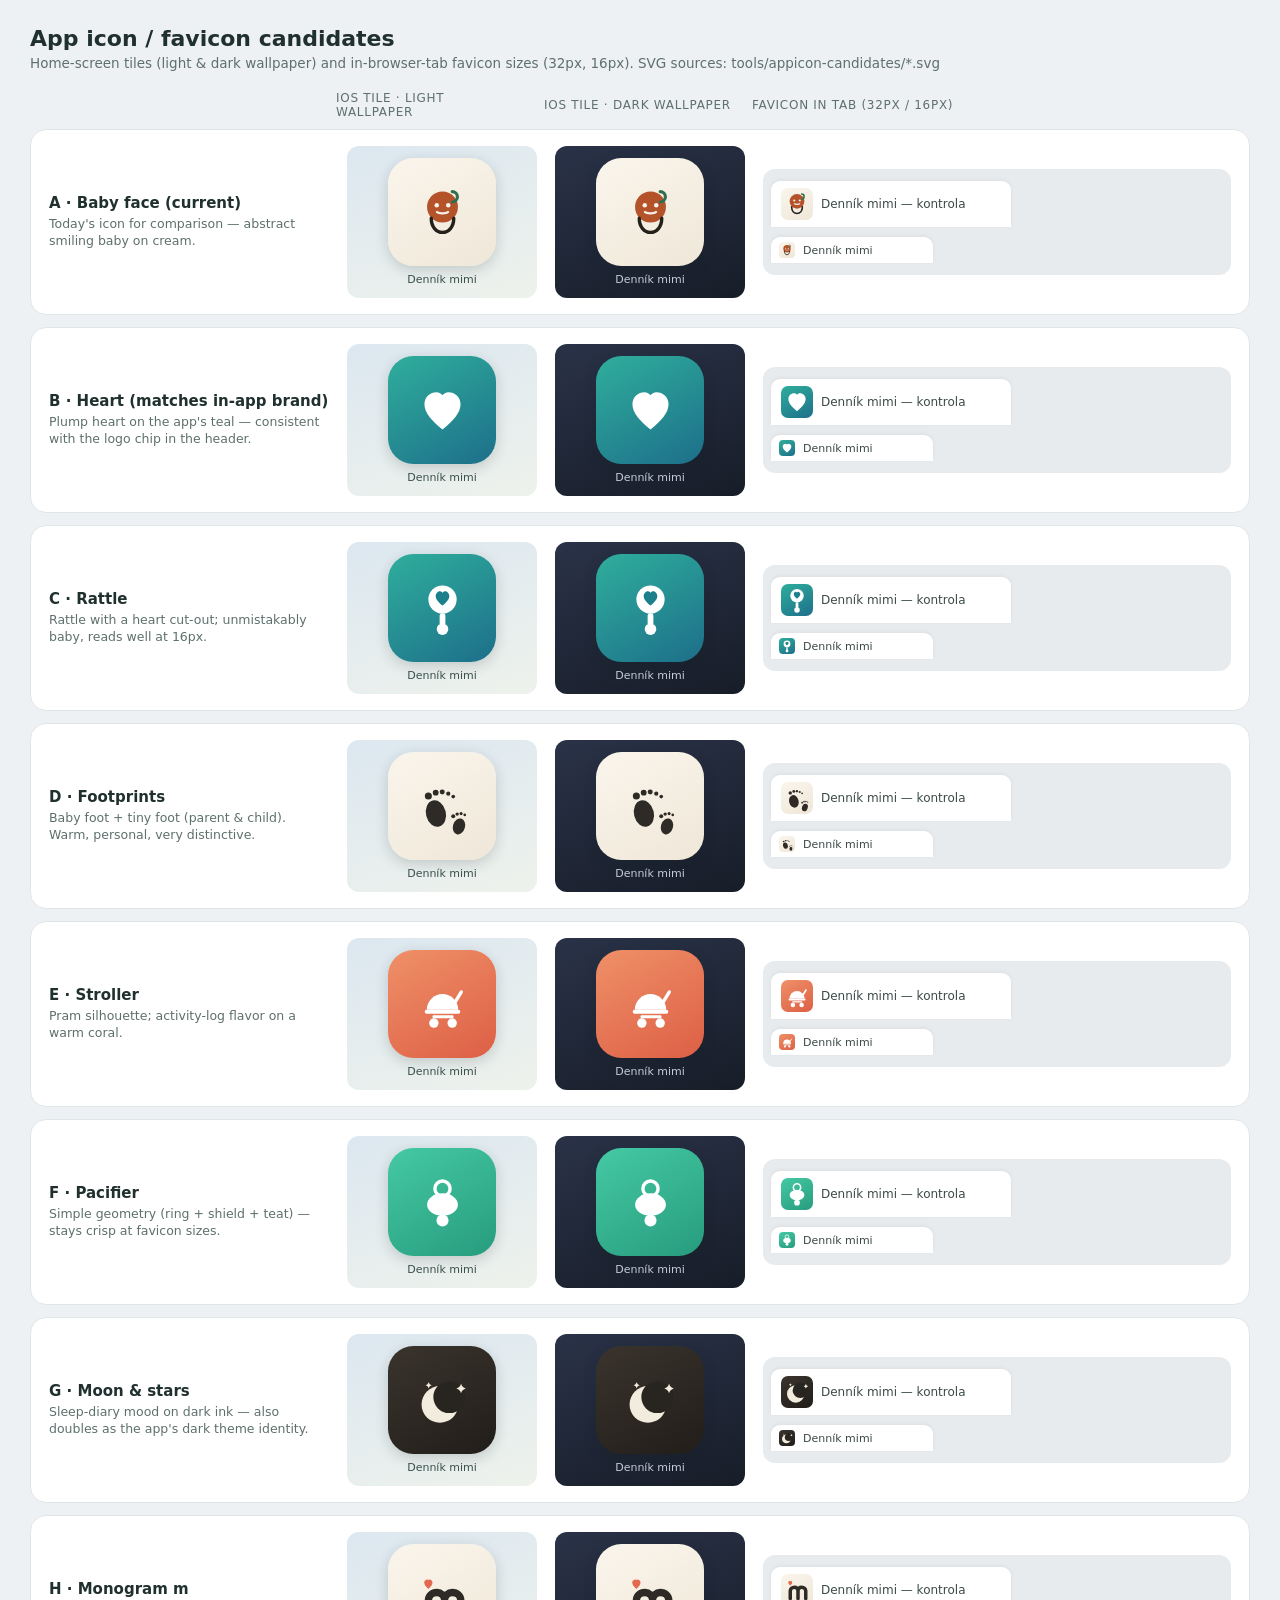
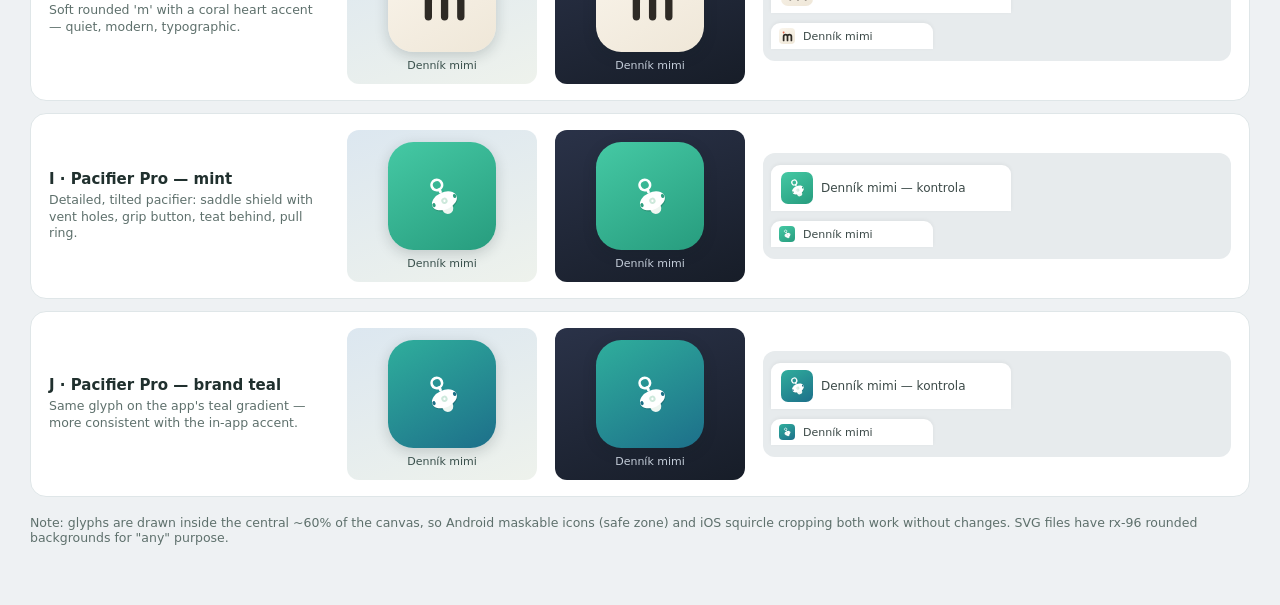
<file: tools/appicon-preview-static.html>
<!doctype html>
<html lang="sk"><head><meta charset="utf-8">
<meta name="viewport" content="width=device-width, initial-scale=1">
<title>App icon candidates — Denník mimi</title>
<style>
  body { margin:0; font-family:system-ui,-apple-system,"Segoe UI",sans-serif; background:#eef1f3; color:#20302e; padding:26px 30px 60px; }
  h1 { font-size:22px; margin:0 0 4px; } .sub { color:#5e706c; font-size:13.5px; margin-bottom:20px; }
  .head, .row { display:grid; grid-template-columns: 280px 190px 190px 1fr; gap:18px; align-items:center; }
  .head { font-size:12px; color:#5e706c; text-transform:uppercase; letter-spacing:.06em; padding:0 8px 10px; }
  .row { background:#fff; border:1px solid #dfe6e8; border-radius:16px; padding:16px 18px; margin-bottom:12px; }
  .meta b { display:block; font-size:15px; margin-bottom:4px; } .meta span { font-size:12.5px; color:#5e706c; line-height:1.35; display:block; }
  .cell { display:grid; place-items:center; border-radius:12px; padding:12px 8px; }
  .cell i { font-style:normal; font-size:11px; margin-top:7px; }
  .wp-light { background:linear-gradient(160deg,#dce7f0,#eef2ec); } .wp-light i { color:#39504c; }
  .wp-dark { background:linear-gradient(160deg,#2a3248,#171d28); } .wp-dark i { color:#c3ccd8; }
  .tile { display:grid; place-items:center; box-shadow:0 4px 14px rgba(15,35,32,.18); overflow:hidden; }
  .tabs { justify-items:start; gap:10px; background:#e7ebed; }
  .tabrow { display:flex; align-items:center; }
  .tab { display:flex; align-items:center; gap:8px; background:#fff; border-radius:9px 9px 0 0; padding:7px 46px 7px 10px; font-size:12px; color:#3c4a48; box-shadow:0 -1px 4px rgba(0,0,0,.05); max-width:250px; }
  .tab em { font-style:normal; white-space:nowrap; overflow:hidden; text-overflow:ellipsis; }
  .tabrow.small .tab { font-size:11px; padding:5px 60px 5px 8px; }
  .fav { display:inline-block; flex:none; overflow:hidden; line-height:0; }
  .foot { margin-top:18px; font-size:12.5px; color:#5e706c; }
</style></head><body>
<h1>App icon / favicon candidates</h1>
<div class="sub">Home-screen tiles (light & dark wallpaper) and in-browser-tab favicon sizes (32px, 16px). SVG sources: tools/appicon-candidates/*.svg</div>
<div class="head"><span></span><span>iOS tile · light wallpaper</span><span>iOS tile · dark wallpaper</span><span>Favicon in tab (32px / 16px)</span></div>
<div class="row">
    <div class="meta"><b>A · Baby face (current)</b><span>Today's icon for comparison — abstract smiling baby on cream.</span></div>
    <div class="cell wp-light"><div class="tile" style="width:108px;height:108px;border-radius:23.5%;background:linear-gradient(150deg,#faf5ec,#efe7d8)"><svg viewBox="0 0 512 512" width="67" height="67">
      <circle cx="256" cy="214" r="118" fill="#b4532a"/>
      <path d="M170 300c0 66 39 108 86 108s86-42 86-108" fill="none" stroke="#24201c" stroke-width="26" stroke-linecap="round"/>
      <circle cx="212" cy="200" r="17" fill="#f5f1ea"/><circle cx="300" cy="200" r="17" fill="#f5f1ea"/>
      <path d="M214 252c14 14 70 14 84 0" fill="none" stroke="#f5f1ea" stroke-width="18" stroke-linecap="round"/>
      <path d="M330 96c22 0 40 18 40 40s-18 40-40 40" fill="none" stroke="#2f6f4f" stroke-width="24" stroke-linecap="round"/></svg></div><i>Denník mimi</i></div>
    <div class="cell wp-dark"><div class="tile" style="width:108px;height:108px;border-radius:23.5%;background:linear-gradient(150deg,#faf5ec,#efe7d8)"><svg viewBox="0 0 512 512" width="67" height="67">
      <circle cx="256" cy="214" r="118" fill="#b4532a"/>
      <path d="M170 300c0 66 39 108 86 108s86-42 86-108" fill="none" stroke="#24201c" stroke-width="26" stroke-linecap="round"/>
      <circle cx="212" cy="200" r="17" fill="#f5f1ea"/><circle cx="300" cy="200" r="17" fill="#f5f1ea"/>
      <path d="M214 252c14 14 70 14 84 0" fill="none" stroke="#f5f1ea" stroke-width="18" stroke-linecap="round"/>
      <path d="M330 96c22 0 40 18 40 40s-18 40-40 40" fill="none" stroke="#2f6f4f" stroke-width="24" stroke-linecap="round"/></svg></div><i>Denník mimi</i></div>
    <div class="cell tabs">
      <span class="tabrow"><span class="tab"><span class="fav" style="width:32px;height:32px;border-radius:7px;background:linear-gradient(150deg,#faf5ec,#efe7d8)"><svg viewBox="0 0 512 512" width="32" height="32">
      <circle cx="256" cy="214" r="118" fill="#b4532a"/>
      <path d="M170 300c0 66 39 108 86 108s86-42 86-108" fill="none" stroke="#24201c" stroke-width="26" stroke-linecap="round"/>
      <circle cx="212" cy="200" r="17" fill="#f5f1ea"/><circle cx="300" cy="200" r="17" fill="#f5f1ea"/>
      <path d="M214 252c14 14 70 14 84 0" fill="none" stroke="#f5f1ea" stroke-width="18" stroke-linecap="round"/>
      <path d="M330 96c22 0 40 18 40 40s-18 40-40 40" fill="none" stroke="#2f6f4f" stroke-width="24" stroke-linecap="round"/></svg></span><em>Denník mimi — kontrola</em></span></span>
      <span class="tabrow small"><span class="tab"><span class="fav" style="width:16px;height:16px;border-radius:4px;background:linear-gradient(150deg,#faf5ec,#efe7d8)"><svg viewBox="0 0 512 512" width="16" height="16">
      <circle cx="256" cy="214" r="118" fill="#b4532a"/>
      <path d="M170 300c0 66 39 108 86 108s86-42 86-108" fill="none" stroke="#24201c" stroke-width="26" stroke-linecap="round"/>
      <circle cx="212" cy="200" r="17" fill="#f5f1ea"/><circle cx="300" cy="200" r="17" fill="#f5f1ea"/>
      <path d="M214 252c14 14 70 14 84 0" fill="none" stroke="#f5f1ea" stroke-width="18" stroke-linecap="round"/>
      <path d="M330 96c22 0 40 18 40 40s-18 40-40 40" fill="none" stroke="#2f6f4f" stroke-width="24" stroke-linecap="round"/></svg></span><em>Denník mimi</em></span></span>
    </div></div><div class="row">
    <div class="meta"><b>B · Heart (matches in-app brand)</b><span>Plump heart on the app's teal — consistent with the logo chip in the header.</span></div>
    <div class="cell wp-light"><div class="tile" style="width:108px;height:108px;border-radius:23.5%;background:linear-gradient(150deg,#2fae9c,#1d6f8a)"><svg viewBox="0 0 512 512" width="67" height="67"><path d="M256 402C172 334 118 270 118 208c0-56 44-92 92-92 20 0 38 10 46 24 8-14 26-24 46-24 48 0 92 36 92 92 0 62-54 126-138 194z" fill="#fff"/></svg></div><i>Denník mimi</i></div>
    <div class="cell wp-dark"><div class="tile" style="width:108px;height:108px;border-radius:23.5%;background:linear-gradient(150deg,#2fae9c,#1d6f8a)"><svg viewBox="0 0 512 512" width="67" height="67"><path d="M256 402C172 334 118 270 118 208c0-56 44-92 92-92 20 0 38 10 46 24 8-14 26-24 46-24 48 0 92 36 92 92 0 62-54 126-138 194z" fill="#fff"/></svg></div><i>Denník mimi</i></div>
    <div class="cell tabs">
      <span class="tabrow"><span class="tab"><span class="fav" style="width:32px;height:32px;border-radius:7px;background:linear-gradient(150deg,#2fae9c,#1d6f8a)"><svg viewBox="0 0 512 512" width="32" height="32"><path d="M256 402C172 334 118 270 118 208c0-56 44-92 92-92 20 0 38 10 46 24 8-14 26-24 46-24 48 0 92 36 92 92 0 62-54 126-138 194z" fill="#fff"/></svg></span><em>Denník mimi — kontrola</em></span></span>
      <span class="tabrow small"><span class="tab"><span class="fav" style="width:16px;height:16px;border-radius:4px;background:linear-gradient(150deg,#2fae9c,#1d6f8a)"><svg viewBox="0 0 512 512" width="16" height="16"><path d="M256 402C172 334 118 270 118 208c0-56 44-92 92-92 20 0 38 10 46 24 8-14 26-24 46-24 48 0 92 36 92 92 0 62-54 126-138 194z" fill="#fff"/></svg></span><em>Denník mimi</em></span></span>
    </div></div><div class="row">
    <div class="meta"><b>C · Rattle</b><span>Rattle with a heart cut-out; unmistakably baby, reads well at 16px.</span></div>
    <div class="cell wp-light"><div class="tile" style="width:108px;height:108px;border-radius:23.5%;background:linear-gradient(150deg,#2fae9c,#1d6f8a)"><svg viewBox="0 0 512 512" width="67" height="67">
      <circle cx="256" cy="188" r="108" fill="#fff"/>
      <path d="M256 234C226 208 204 186 204 162c0-22 16-38 34-38 9 0 15 6 18 14 3-8 9-14 18-14 18 0 34 16 34 38 0 24-22 46-52 72z" fill="#1d7f8c"/>
      <rect x="234" y="292" width="44" height="96" rx="22" fill="#fff"/>
      <circle cx="256" cy="414" r="44" fill="#fff"/></svg></div><i>Denník mimi</i></div>
    <div class="cell wp-dark"><div class="tile" style="width:108px;height:108px;border-radius:23.5%;background:linear-gradient(150deg,#2fae9c,#1d6f8a)"><svg viewBox="0 0 512 512" width="67" height="67">
      <circle cx="256" cy="188" r="108" fill="#fff"/>
      <path d="M256 234C226 208 204 186 204 162c0-22 16-38 34-38 9 0 15 6 18 14 3-8 9-14 18-14 18 0 34 16 34 38 0 24-22 46-52 72z" fill="#1d7f8c"/>
      <rect x="234" y="292" width="44" height="96" rx="22" fill="#fff"/>
      <circle cx="256" cy="414" r="44" fill="#fff"/></svg></div><i>Denník mimi</i></div>
    <div class="cell tabs">
      <span class="tabrow"><span class="tab"><span class="fav" style="width:32px;height:32px;border-radius:7px;background:linear-gradient(150deg,#2fae9c,#1d6f8a)"><svg viewBox="0 0 512 512" width="32" height="32">
      <circle cx="256" cy="188" r="108" fill="#fff"/>
      <path d="M256 234C226 208 204 186 204 162c0-22 16-38 34-38 9 0 15 6 18 14 3-8 9-14 18-14 18 0 34 16 34 38 0 24-22 46-52 72z" fill="#1d7f8c"/>
      <rect x="234" y="292" width="44" height="96" rx="22" fill="#fff"/>
      <circle cx="256" cy="414" r="44" fill="#fff"/></svg></span><em>Denník mimi — kontrola</em></span></span>
      <span class="tabrow small"><span class="tab"><span class="fav" style="width:16px;height:16px;border-radius:4px;background:linear-gradient(150deg,#2fae9c,#1d6f8a)"><svg viewBox="0 0 512 512" width="16" height="16">
      <circle cx="256" cy="188" r="108" fill="#fff"/>
      <path d="M256 234C226 208 204 186 204 162c0-22 16-38 34-38 9 0 15 6 18 14 3-8 9-14 18-14 18 0 34 16 34 38 0 24-22 46-52 72z" fill="#1d7f8c"/>
      <rect x="234" y="292" width="44" height="96" rx="22" fill="#fff"/>
      <circle cx="256" cy="414" r="44" fill="#fff"/></svg></span><em>Denník mimi</em></span></span>
    </div></div><div class="row">
    <div class="meta"><b>D · Footprints</b><span>Baby foot + tiny foot (parent & child). Warm, personal, very distinctive.</span></div>
    <div class="cell wp-light"><div class="tile" style="width:108px;height:108px;border-radius:23.5%;background:linear-gradient(150deg,#faf5ec,#efe7d8)"><svg viewBox="0 0 512 512" width="67" height="67">
      <g fill="#2e2a25">
        <ellipse cx="206" cy="310" rx="76" ry="102" transform="rotate(-14 206 310)"/>
        <circle cx="148" cy="176" r="27"/><circle cx="204" cy="150" r="22"/><circle cx="254" cy="146" r="19"/><circle cx="300" cy="158" r="16"/><circle cx="338" cy="180" r="14"/>
        <ellipse cx="382" cy="408" rx="46" ry="62" transform="rotate(16 382 408)"/>
        <circle cx="338" cy="330" r="15"/><circle cx="368" cy="314" r="13"/><circle cx="398" cy="310" r="12"/><circle cx="426" cy="320" r="10"/>
      </g></svg></div><i>Denník mimi</i></div>
    <div class="cell wp-dark"><div class="tile" style="width:108px;height:108px;border-radius:23.5%;background:linear-gradient(150deg,#faf5ec,#efe7d8)"><svg viewBox="0 0 512 512" width="67" height="67">
      <g fill="#2e2a25">
        <ellipse cx="206" cy="310" rx="76" ry="102" transform="rotate(-14 206 310)"/>
        <circle cx="148" cy="176" r="27"/><circle cx="204" cy="150" r="22"/><circle cx="254" cy="146" r="19"/><circle cx="300" cy="158" r="16"/><circle cx="338" cy="180" r="14"/>
        <ellipse cx="382" cy="408" rx="46" ry="62" transform="rotate(16 382 408)"/>
        <circle cx="338" cy="330" r="15"/><circle cx="368" cy="314" r="13"/><circle cx="398" cy="310" r="12"/><circle cx="426" cy="320" r="10"/>
      </g></svg></div><i>Denník mimi</i></div>
    <div class="cell tabs">
      <span class="tabrow"><span class="tab"><span class="fav" style="width:32px;height:32px;border-radius:7px;background:linear-gradient(150deg,#faf5ec,#efe7d8)"><svg viewBox="0 0 512 512" width="32" height="32">
      <g fill="#2e2a25">
        <ellipse cx="206" cy="310" rx="76" ry="102" transform="rotate(-14 206 310)"/>
        <circle cx="148" cy="176" r="27"/><circle cx="204" cy="150" r="22"/><circle cx="254" cy="146" r="19"/><circle cx="300" cy="158" r="16"/><circle cx="338" cy="180" r="14"/>
        <ellipse cx="382" cy="408" rx="46" ry="62" transform="rotate(16 382 408)"/>
        <circle cx="338" cy="330" r="15"/><circle cx="368" cy="314" r="13"/><circle cx="398" cy="310" r="12"/><circle cx="426" cy="320" r="10"/>
      </g></svg></span><em>Denník mimi — kontrola</em></span></span>
      <span class="tabrow small"><span class="tab"><span class="fav" style="width:16px;height:16px;border-radius:4px;background:linear-gradient(150deg,#faf5ec,#efe7d8)"><svg viewBox="0 0 512 512" width="16" height="16">
      <g fill="#2e2a25">
        <ellipse cx="206" cy="310" rx="76" ry="102" transform="rotate(-14 206 310)"/>
        <circle cx="148" cy="176" r="27"/><circle cx="204" cy="150" r="22"/><circle cx="254" cy="146" r="19"/><circle cx="300" cy="158" r="16"/><circle cx="338" cy="180" r="14"/>
        <ellipse cx="382" cy="408" rx="46" ry="62" transform="rotate(16 382 408)"/>
        <circle cx="338" cy="330" r="15"/><circle cx="368" cy="314" r="13"/><circle cx="398" cy="310" r="12"/><circle cx="426" cy="320" r="10"/>
      </g></svg></span><em>Denník mimi</em></span></span>
    </div></div><div class="row">
    <div class="meta"><b>E · Stroller</b><span>Pram silhouette; activity-log flavor on a warm coral.</span></div>
    <div class="cell wp-light"><div class="tile" style="width:108px;height:108px;border-radius:23.5%;background:linear-gradient(150deg,#ef9068,#dd5f45)"><svg viewBox="0 0 512 512" width="67" height="67">
      <path d="M136 296a120 120 0 0 1 240 0z" fill="#fff"/>
      <rect x="120" y="296" width="272" height="30" rx="15" fill="#fff"/>
      <path d="M356 232l44-72" stroke="#fff" stroke-width="26" stroke-linecap="round"/>
      <circle cx="190" cy="398" r="36" fill="#fff"/><circle cx="330" cy="398" r="36" fill="#fff"/>
      <path d="M190 350h140" stroke="#fff" stroke-width="22" stroke-linecap="round"/></svg></div><i>Denník mimi</i></div>
    <div class="cell wp-dark"><div class="tile" style="width:108px;height:108px;border-radius:23.5%;background:linear-gradient(150deg,#ef9068,#dd5f45)"><svg viewBox="0 0 512 512" width="67" height="67">
      <path d="M136 296a120 120 0 0 1 240 0z" fill="#fff"/>
      <rect x="120" y="296" width="272" height="30" rx="15" fill="#fff"/>
      <path d="M356 232l44-72" stroke="#fff" stroke-width="26" stroke-linecap="round"/>
      <circle cx="190" cy="398" r="36" fill="#fff"/><circle cx="330" cy="398" r="36" fill="#fff"/>
      <path d="M190 350h140" stroke="#fff" stroke-width="22" stroke-linecap="round"/></svg></div><i>Denník mimi</i></div>
    <div class="cell tabs">
      <span class="tabrow"><span class="tab"><span class="fav" style="width:32px;height:32px;border-radius:7px;background:linear-gradient(150deg,#ef9068,#dd5f45)"><svg viewBox="0 0 512 512" width="32" height="32">
      <path d="M136 296a120 120 0 0 1 240 0z" fill="#fff"/>
      <rect x="120" y="296" width="272" height="30" rx="15" fill="#fff"/>
      <path d="M356 232l44-72" stroke="#fff" stroke-width="26" stroke-linecap="round"/>
      <circle cx="190" cy="398" r="36" fill="#fff"/><circle cx="330" cy="398" r="36" fill="#fff"/>
      <path d="M190 350h140" stroke="#fff" stroke-width="22" stroke-linecap="round"/></svg></span><em>Denník mimi — kontrola</em></span></span>
      <span class="tabrow small"><span class="tab"><span class="fav" style="width:16px;height:16px;border-radius:4px;background:linear-gradient(150deg,#ef9068,#dd5f45)"><svg viewBox="0 0 512 512" width="16" height="16">
      <path d="M136 296a120 120 0 0 1 240 0z" fill="#fff"/>
      <rect x="120" y="296" width="272" height="30" rx="15" fill="#fff"/>
      <path d="M356 232l44-72" stroke="#fff" stroke-width="26" stroke-linecap="round"/>
      <circle cx="190" cy="398" r="36" fill="#fff"/><circle cx="330" cy="398" r="36" fill="#fff"/>
      <path d="M190 350h140" stroke="#fff" stroke-width="22" stroke-linecap="round"/></svg></span><em>Denník mimi</em></span></span>
    </div></div><div class="row">
    <div class="meta"><b>F · Pacifier</b><span>Simple geometry (ring + shield + teat) — stays crisp at favicon sizes.</span></div>
    <div class="cell wp-light"><div class="tile" style="width:108px;height:108px;border-radius:23.5%;background:linear-gradient(150deg,#45c9a4,#279c7e)"><svg viewBox="0 0 512 512" width="67" height="67">
      <circle cx="256" cy="150" r="58" fill="none" stroke="#fff" stroke-width="26"/>
      <ellipse cx="256" cy="272" rx="118" ry="86" fill="#fff"/>
      <circle cx="256" cy="394" r="46" fill="#fff"/></svg></div><i>Denník mimi</i></div>
    <div class="cell wp-dark"><div class="tile" style="width:108px;height:108px;border-radius:23.5%;background:linear-gradient(150deg,#45c9a4,#279c7e)"><svg viewBox="0 0 512 512" width="67" height="67">
      <circle cx="256" cy="150" r="58" fill="none" stroke="#fff" stroke-width="26"/>
      <ellipse cx="256" cy="272" rx="118" ry="86" fill="#fff"/>
      <circle cx="256" cy="394" r="46" fill="#fff"/></svg></div><i>Denník mimi</i></div>
    <div class="cell tabs">
      <span class="tabrow"><span class="tab"><span class="fav" style="width:32px;height:32px;border-radius:7px;background:linear-gradient(150deg,#45c9a4,#279c7e)"><svg viewBox="0 0 512 512" width="32" height="32">
      <circle cx="256" cy="150" r="58" fill="none" stroke="#fff" stroke-width="26"/>
      <ellipse cx="256" cy="272" rx="118" ry="86" fill="#fff"/>
      <circle cx="256" cy="394" r="46" fill="#fff"/></svg></span><em>Denník mimi — kontrola</em></span></span>
      <span class="tabrow small"><span class="tab"><span class="fav" style="width:16px;height:16px;border-radius:4px;background:linear-gradient(150deg,#45c9a4,#279c7e)"><svg viewBox="0 0 512 512" width="16" height="16">
      <circle cx="256" cy="150" r="58" fill="none" stroke="#fff" stroke-width="26"/>
      <ellipse cx="256" cy="272" rx="118" ry="86" fill="#fff"/>
      <circle cx="256" cy="394" r="46" fill="#fff"/></svg></span><em>Denník mimi</em></span></span>
    </div></div><div class="row">
    <div class="meta"><b>G · Moon & stars</b><span>Sleep-diary mood on dark ink — also doubles as the app's dark theme identity.</span></div>
    <div class="cell wp-light"><div class="tile" style="width:108px;height:108px;border-radius:23.5%;background:linear-gradient(150deg,#3a342d,#211d19)"><svg viewBox="0 0 512 512" width="67" height="67">
      <circle cx="236" cy="286" r="140" fill="#f2ecdf"/>
      <circle cx="308" cy="230" r="122" fill="#28241f"/>
      <path d="M398 128q8 28 36 36-28 8-36 36-8-28-36-36 28-8 36-36z" fill="#f2ecdf"/>
      <path d="M150 116q5 18 23 23-18 5-23 23-5-18-23-23 18-5 23-23z" fill="#f2ecdf"/></svg></div><i>Denník mimi</i></div>
    <div class="cell wp-dark"><div class="tile" style="width:108px;height:108px;border-radius:23.5%;background:linear-gradient(150deg,#3a342d,#211d19)"><svg viewBox="0 0 512 512" width="67" height="67">
      <circle cx="236" cy="286" r="140" fill="#f2ecdf"/>
      <circle cx="308" cy="230" r="122" fill="#28241f"/>
      <path d="M398 128q8 28 36 36-28 8-36 36-8-28-36-36 28-8 36-36z" fill="#f2ecdf"/>
      <path d="M150 116q5 18 23 23-18 5-23 23-5-18-23-23 18-5 23-23z" fill="#f2ecdf"/></svg></div><i>Denník mimi</i></div>
    <div class="cell tabs">
      <span class="tabrow"><span class="tab"><span class="fav" style="width:32px;height:32px;border-radius:7px;background:linear-gradient(150deg,#3a342d,#211d19)"><svg viewBox="0 0 512 512" width="32" height="32">
      <circle cx="236" cy="286" r="140" fill="#f2ecdf"/>
      <circle cx="308" cy="230" r="122" fill="#28241f"/>
      <path d="M398 128q8 28 36 36-28 8-36 36-8-28-36-36 28-8 36-36z" fill="#f2ecdf"/>
      <path d="M150 116q5 18 23 23-18 5-23 23-5-18-23-23 18-5 23-23z" fill="#f2ecdf"/></svg></span><em>Denník mimi — kontrola</em></span></span>
      <span class="tabrow small"><span class="tab"><span class="fav" style="width:16px;height:16px;border-radius:4px;background:linear-gradient(150deg,#3a342d,#211d19)"><svg viewBox="0 0 512 512" width="16" height="16">
      <circle cx="236" cy="286" r="140" fill="#f2ecdf"/>
      <circle cx="308" cy="230" r="122" fill="#28241f"/>
      <path d="M398 128q8 28 36 36-28 8-36 36-8-28-36-36 28-8 36-36z" fill="#f2ecdf"/>
      <path d="M150 116q5 18 23 23-18 5-23 23-5-18-23-23 18-5 23-23z" fill="#f2ecdf"/></svg></span><em>Denník mimi</em></span></span>
    </div></div><div class="row">
    <div class="meta"><b>H · Monogram m</b><span>Soft rounded 'm' with a coral heart accent — quiet, modern, typographic.</span></div>
    <div class="cell wp-light"><div class="tile" style="width:108px;height:108px;border-radius:23.5%;background:linear-gradient(150deg,#faf5ec,#efe7d8)"><svg viewBox="0 0 512 512" width="67" height="67">
      <path d="M148 396V272c0-36 30-62 66-62 30 0 54 22 58 52v134M272 262c4-30 28-52 58-52 36 0 66 26 66 62v124" fill="none" stroke="#2e2a25" stroke-width="56" stroke-linecap="round" stroke-linejoin="round"/>
      <path d="M148 184c-18-18-32-34-32-50 0-14 11-24 24-24 5 0 8 4 8 8 0-4 3-8 8-8 13 0 24 10 24 24 0 16-14 32-32 50z" fill="#e2694f"/></svg></div><i>Denník mimi</i></div>
    <div class="cell wp-dark"><div class="tile" style="width:108px;height:108px;border-radius:23.5%;background:linear-gradient(150deg,#faf5ec,#efe7d8)"><svg viewBox="0 0 512 512" width="67" height="67">
      <path d="M148 396V272c0-36 30-62 66-62 30 0 54 22 58 52v134M272 262c4-30 28-52 58-52 36 0 66 26 66 62v124" fill="none" stroke="#2e2a25" stroke-width="56" stroke-linecap="round" stroke-linejoin="round"/>
      <path d="M148 184c-18-18-32-34-32-50 0-14 11-24 24-24 5 0 8 4 8 8 0-4 3-8 8-8 13 0 24 10 24 24 0 16-14 32-32 50z" fill="#e2694f"/></svg></div><i>Denník mimi</i></div>
    <div class="cell tabs">
      <span class="tabrow"><span class="tab"><span class="fav" style="width:32px;height:32px;border-radius:7px;background:linear-gradient(150deg,#faf5ec,#efe7d8)"><svg viewBox="0 0 512 512" width="32" height="32">
      <path d="M148 396V272c0-36 30-62 66-62 30 0 54 22 58 52v134M272 262c4-30 28-52 58-52 36 0 66 26 66 62v124" fill="none" stroke="#2e2a25" stroke-width="56" stroke-linecap="round" stroke-linejoin="round"/>
      <path d="M148 184c-18-18-32-34-32-50 0-14 11-24 24-24 5 0 8 4 8 8 0-4 3-8 8-8 13 0 24 10 24 24 0 16-14 32-32 50z" fill="#e2694f"/></svg></span><em>Denník mimi — kontrola</em></span></span>
      <span class="tabrow small"><span class="tab"><span class="fav" style="width:16px;height:16px;border-radius:4px;background:linear-gradient(150deg,#faf5ec,#efe7d8)"><svg viewBox="0 0 512 512" width="16" height="16">
      <path d="M148 396V272c0-36 30-62 66-62 30 0 54 22 58 52v134M272 262c4-30 28-52 58-52 36 0 66 26 66 62v124" fill="none" stroke="#2e2a25" stroke-width="56" stroke-linecap="round" stroke-linejoin="round"/>
      <path d="M148 184c-18-18-32-34-32-50 0-14 11-24 24-24 5 0 8 4 8 8 0-4 3-8 8-8 13 0 24 10 24 24 0 16-14 32-32 50z" fill="#e2694f"/></svg></span><em>Denník mimi</em></span></span>
    </div></div><div class="row">
    <div class="meta"><b>I · Pacifier Pro — mint</b><span>Detailed, tilted pacifier: saddle shield with vent holes, grip button, teat behind, pull ring.</span></div>
    <div class="cell wp-light"><div class="tile" style="width:108px;height:108px;border-radius:23.5%;background:linear-gradient(150deg,#45c9a4,#279c7e)"><svg viewBox="0 0 512 512" width="67" height="67">
      <g transform="rotate(-24 256 256)">
        <ellipse cx="256" cy="300" rx="101" ry="68" fill="#000" opacity=".16"/>
        <circle cx="256" cy="356" r="42" fill="#eef6f1"/>
        <ellipse cx="256" cy="292" rx="100" ry="66" fill="#fff"/>
        <circle cx="252" cy="158" r="40" fill="none" stroke="#fff" stroke-width="20"/>
        <rect x="245" y="188" width="22" height="40" rx="11" fill="#fff"/>
        <ellipse cx="170" cy="290" rx="12" ry="16" fill="#2e9e7f"/>
        <ellipse cx="342" cy="290" rx="12" ry="16" fill="#2e9e7f"/>
        <circle cx="256" cy="292" r="24" fill="#cde8db"/>
        <circle cx="256" cy="292" r="9" fill="#fff"/>
      </g></svg></div><i>Denník mimi</i></div>
    <div class="cell wp-dark"><div class="tile" style="width:108px;height:108px;border-radius:23.5%;background:linear-gradient(150deg,#45c9a4,#279c7e)"><svg viewBox="0 0 512 512" width="67" height="67">
      <g transform="rotate(-24 256 256)">
        <ellipse cx="256" cy="300" rx="101" ry="68" fill="#000" opacity=".16"/>
        <circle cx="256" cy="356" r="42" fill="#eef6f1"/>
        <ellipse cx="256" cy="292" rx="100" ry="66" fill="#fff"/>
        <circle cx="252" cy="158" r="40" fill="none" stroke="#fff" stroke-width="20"/>
        <rect x="245" y="188" width="22" height="40" rx="11" fill="#fff"/>
        <ellipse cx="170" cy="290" rx="12" ry="16" fill="#2e9e7f"/>
        <ellipse cx="342" cy="290" rx="12" ry="16" fill="#2e9e7f"/>
        <circle cx="256" cy="292" r="24" fill="#cde8db"/>
        <circle cx="256" cy="292" r="9" fill="#fff"/>
      </g></svg></div><i>Denník mimi</i></div>
    <div class="cell tabs">
      <span class="tabrow"><span class="tab"><span class="fav" style="width:32px;height:32px;border-radius:7px;background:linear-gradient(150deg,#45c9a4,#279c7e)"><svg viewBox="0 0 512 512" width="32" height="32">
      <g transform="rotate(-24 256 256)">
        <ellipse cx="256" cy="300" rx="101" ry="68" fill="#000" opacity=".16"/>
        <circle cx="256" cy="356" r="42" fill="#eef6f1"/>
        <ellipse cx="256" cy="292" rx="100" ry="66" fill="#fff"/>
        <circle cx="252" cy="158" r="40" fill="none" stroke="#fff" stroke-width="20"/>
        <rect x="245" y="188" width="22" height="40" rx="11" fill="#fff"/>
        <ellipse cx="170" cy="290" rx="12" ry="16" fill="#2e9e7f"/>
        <ellipse cx="342" cy="290" rx="12" ry="16" fill="#2e9e7f"/>
        <circle cx="256" cy="292" r="24" fill="#cde8db"/>
        <circle cx="256" cy="292" r="9" fill="#fff"/>
      </g></svg></span><em>Denník mimi — kontrola</em></span></span>
      <span class="tabrow small"><span class="tab"><span class="fav" style="width:16px;height:16px;border-radius:4px;background:linear-gradient(150deg,#45c9a4,#279c7e)"><svg viewBox="0 0 512 512" width="16" height="16">
      <g transform="rotate(-24 256 256)">
        <ellipse cx="256" cy="300" rx="101" ry="68" fill="#000" opacity=".16"/>
        <circle cx="256" cy="356" r="42" fill="#eef6f1"/>
        <ellipse cx="256" cy="292" rx="100" ry="66" fill="#fff"/>
        <circle cx="252" cy="158" r="40" fill="none" stroke="#fff" stroke-width="20"/>
        <rect x="245" y="188" width="22" height="40" rx="11" fill="#fff"/>
        <ellipse cx="170" cy="290" rx="12" ry="16" fill="#2e9e7f"/>
        <ellipse cx="342" cy="290" rx="12" ry="16" fill="#2e9e7f"/>
        <circle cx="256" cy="292" r="24" fill="#cde8db"/>
        <circle cx="256" cy="292" r="9" fill="#fff"/>
      </g></svg></span><em>Denník mimi</em></span></span>
    </div></div><div class="row">
    <div class="meta"><b>J · Pacifier Pro — brand teal</b><span>Same glyph on the app's teal gradient — more consistent with the in-app accent.</span></div>
    <div class="cell wp-light"><div class="tile" style="width:108px;height:108px;border-radius:23.5%;background:linear-gradient(150deg,#2fae9c,#1d6f8a)"><svg viewBox="0 0 512 512" width="67" height="67">
      <g transform="rotate(-24 256 256)">
        <ellipse cx="256" cy="300" rx="101" ry="68" fill="#000" opacity=".16"/>
        <circle cx="256" cy="356" r="42" fill="#eef6f1"/>
        <ellipse cx="256" cy="292" rx="100" ry="66" fill="#fff"/>
        <circle cx="252" cy="158" r="40" fill="none" stroke="#fff" stroke-width="20"/>
        <rect x="245" y="188" width="22" height="40" rx="11" fill="#fff"/>
        <ellipse cx="170" cy="290" rx="12" ry="16" fill="#1d6f86"/>
        <ellipse cx="342" cy="290" rx="12" ry="16" fill="#1d6f86"/>
        <circle cx="256" cy="292" r="24" fill="#cde8db"/>
        <circle cx="256" cy="292" r="9" fill="#fff"/>
      </g></svg></div><i>Denník mimi</i></div>
    <div class="cell wp-dark"><div class="tile" style="width:108px;height:108px;border-radius:23.5%;background:linear-gradient(150deg,#2fae9c,#1d6f8a)"><svg viewBox="0 0 512 512" width="67" height="67">
      <g transform="rotate(-24 256 256)">
        <ellipse cx="256" cy="300" rx="101" ry="68" fill="#000" opacity=".16"/>
        <circle cx="256" cy="356" r="42" fill="#eef6f1"/>
        <ellipse cx="256" cy="292" rx="100" ry="66" fill="#fff"/>
        <circle cx="252" cy="158" r="40" fill="none" stroke="#fff" stroke-width="20"/>
        <rect x="245" y="188" width="22" height="40" rx="11" fill="#fff"/>
        <ellipse cx="170" cy="290" rx="12" ry="16" fill="#1d6f86"/>
        <ellipse cx="342" cy="290" rx="12" ry="16" fill="#1d6f86"/>
        <circle cx="256" cy="292" r="24" fill="#cde8db"/>
        <circle cx="256" cy="292" r="9" fill="#fff"/>
      </g></svg></div><i>Denník mimi</i></div>
    <div class="cell tabs">
      <span class="tabrow"><span class="tab"><span class="fav" style="width:32px;height:32px;border-radius:7px;background:linear-gradient(150deg,#2fae9c,#1d6f8a)"><svg viewBox="0 0 512 512" width="32" height="32">
      <g transform="rotate(-24 256 256)">
        <ellipse cx="256" cy="300" rx="101" ry="68" fill="#000" opacity=".16"/>
        <circle cx="256" cy="356" r="42" fill="#eef6f1"/>
        <ellipse cx="256" cy="292" rx="100" ry="66" fill="#fff"/>
        <circle cx="252" cy="158" r="40" fill="none" stroke="#fff" stroke-width="20"/>
        <rect x="245" y="188" width="22" height="40" rx="11" fill="#fff"/>
        <ellipse cx="170" cy="290" rx="12" ry="16" fill="#1d6f86"/>
        <ellipse cx="342" cy="290" rx="12" ry="16" fill="#1d6f86"/>
        <circle cx="256" cy="292" r="24" fill="#cde8db"/>
        <circle cx="256" cy="292" r="9" fill="#fff"/>
      </g></svg></span><em>Denník mimi — kontrola</em></span></span>
      <span class="tabrow small"><span class="tab"><span class="fav" style="width:16px;height:16px;border-radius:4px;background:linear-gradient(150deg,#2fae9c,#1d6f8a)"><svg viewBox="0 0 512 512" width="16" height="16">
      <g transform="rotate(-24 256 256)">
        <ellipse cx="256" cy="300" rx="101" ry="68" fill="#000" opacity=".16"/>
        <circle cx="256" cy="356" r="42" fill="#eef6f1"/>
        <ellipse cx="256" cy="292" rx="100" ry="66" fill="#fff"/>
        <circle cx="252" cy="158" r="40" fill="none" stroke="#fff" stroke-width="20"/>
        <rect x="245" y="188" width="22" height="40" rx="11" fill="#fff"/>
        <ellipse cx="170" cy="290" rx="12" ry="16" fill="#1d6f86"/>
        <ellipse cx="342" cy="290" rx="12" ry="16" fill="#1d6f86"/>
        <circle cx="256" cy="292" r="24" fill="#cde8db"/>
        <circle cx="256" cy="292" r="9" fill="#fff"/>
      </g></svg></span><em>Denník mimi</em></span></span>
    </div></div>
<div class="foot">Note: glyphs are drawn inside the central ~60% of the canvas, so Android maskable icons (safe zone) and iOS squircle cropping both work without changes. SVG files have rx-96 rounded backgrounds for "any" purpose.</div>
</body></html>
</file>
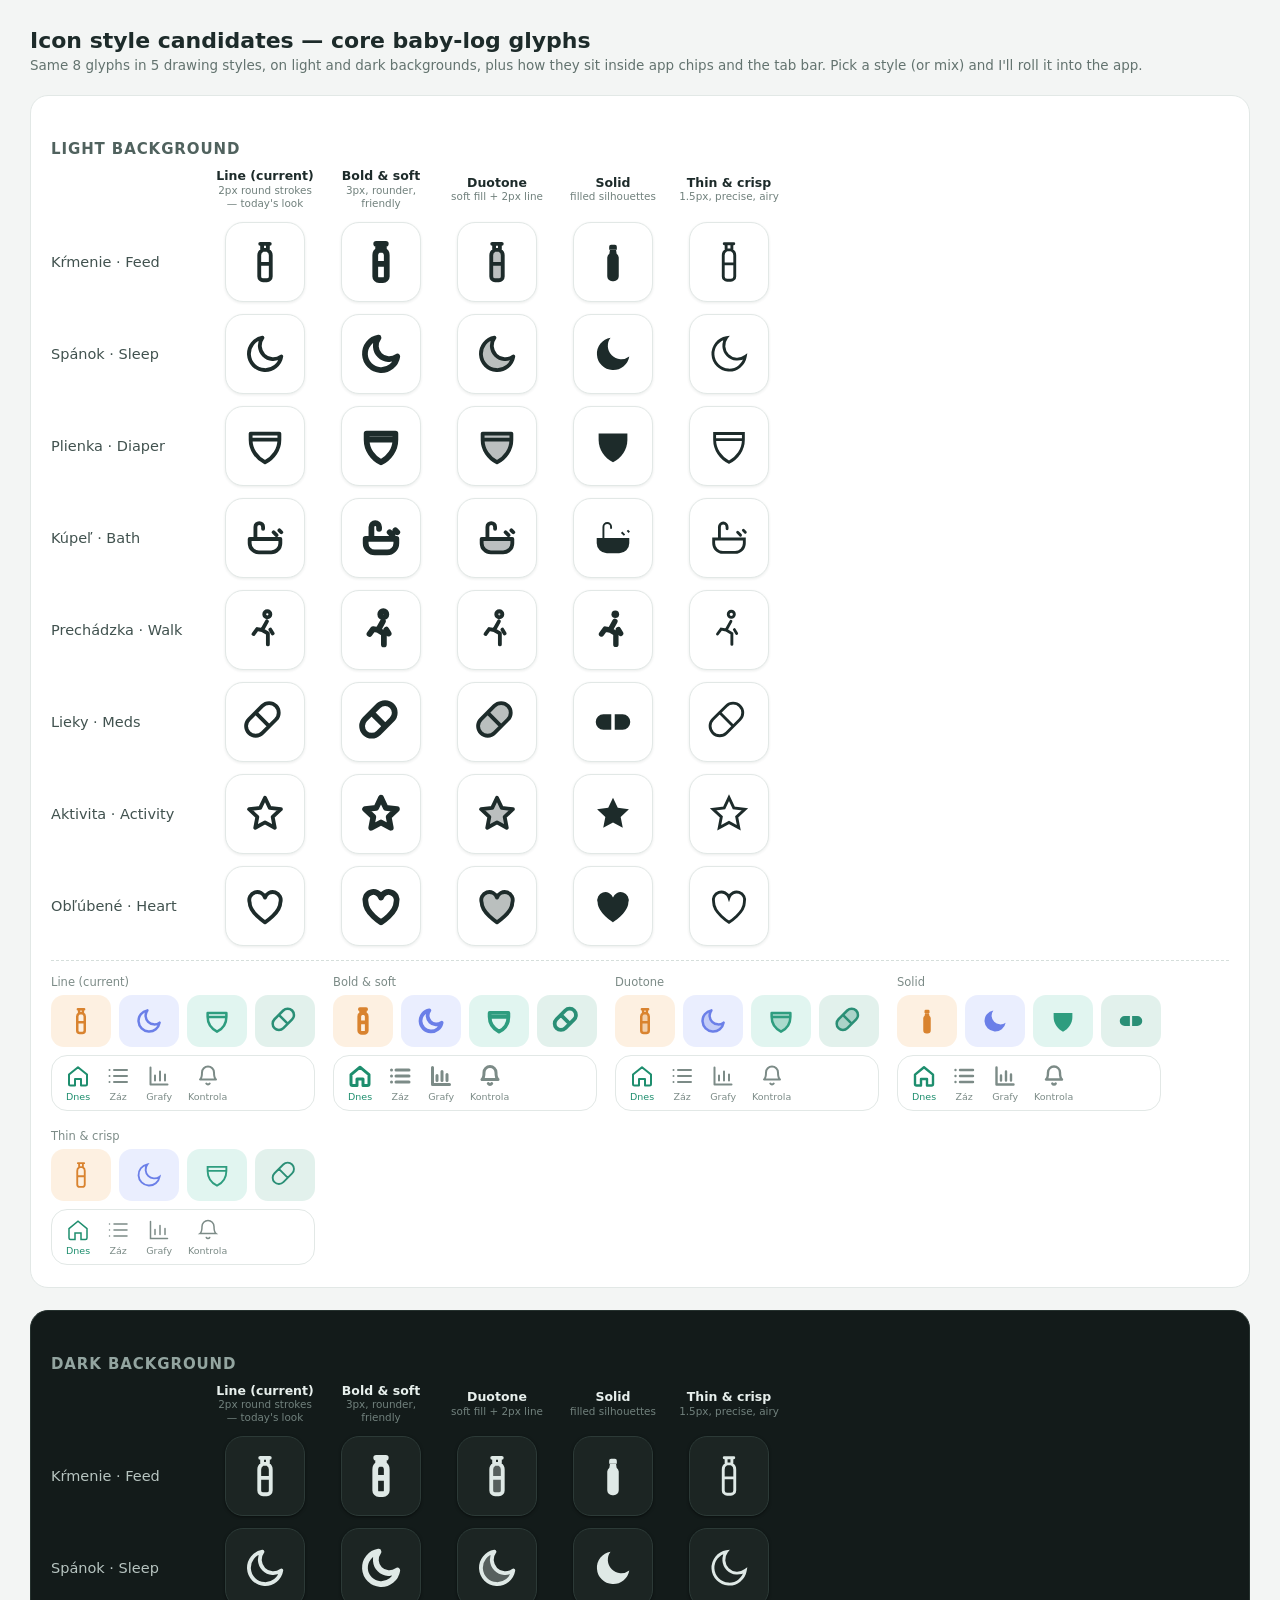
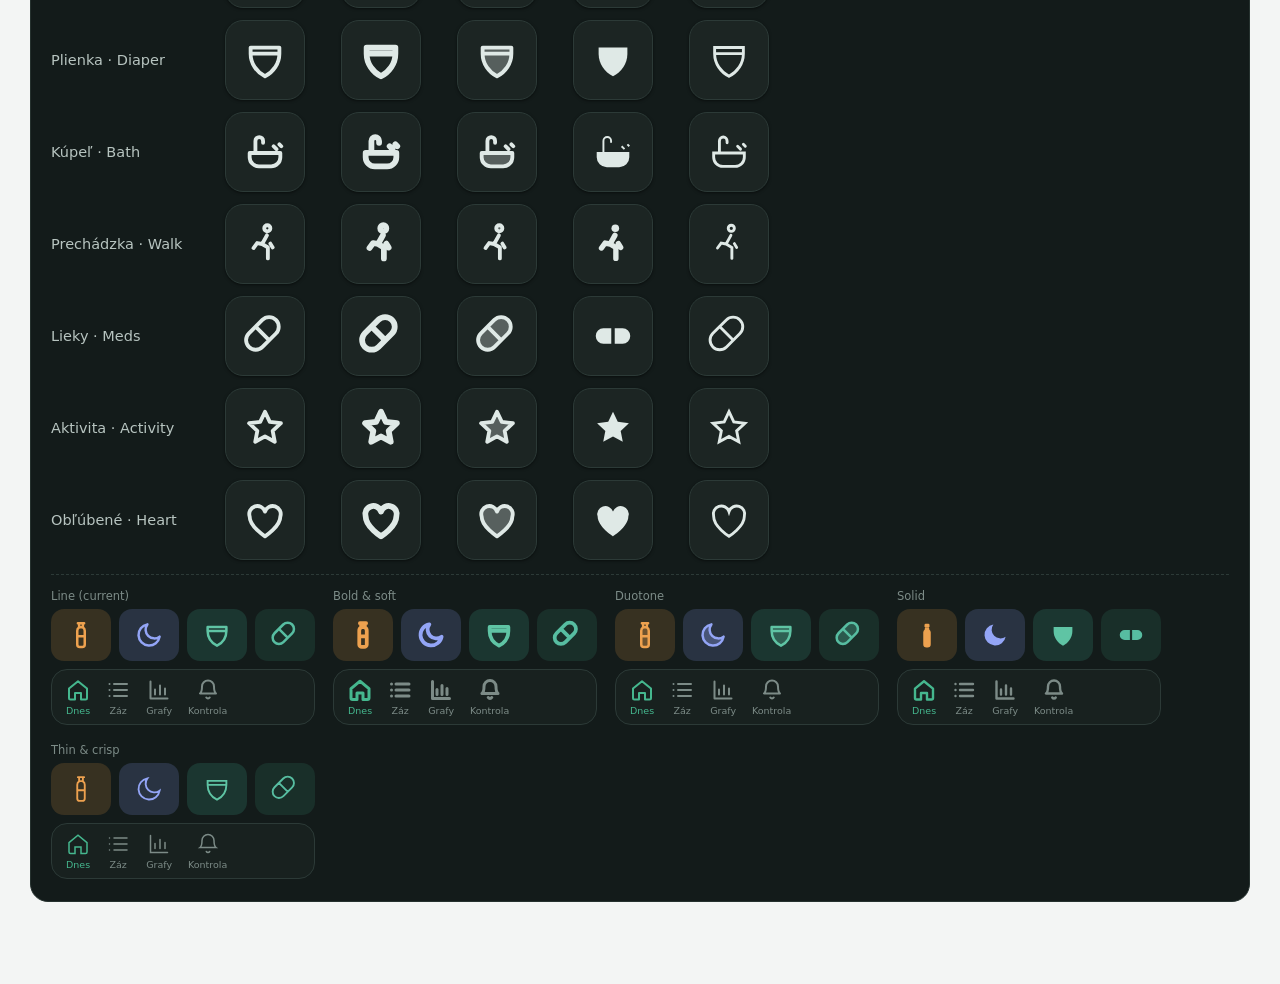
<file: tools/icon-gallery-static.html>
<!doctype html>
<html lang="en"><head><meta charset="utf-8">
<meta name="viewport" content="width=device-width, initial-scale=1">
<title>Icon style candidates — Denník mimi</title>
<style>
  :root { color-scheme: light dark; font-family: system-ui, -apple-system, "Segoe UI", sans-serif; }
  body { margin: 0; background: #f3f5f4; color: #1d2b2a; padding: 28px 30px 60px; }
  h1 { font-size: 22px; margin: 0 0 4px; }
  .sub { color: #63736f; font-size: 13.5px; margin-bottom: 22px; }
  h2 { font-size: 15px; margin: 26px 0 10px; text-transform: uppercase; letter-spacing: .06em; color: #50625e; }
  table { border-collapse: collapse; }
  th, td { padding: 8px 10px; }
  .grid { display: grid; grid-template-columns: 150px repeat(5, 104px); gap: 12px; align-items: center; }
  .gl { font-size: 14.5px; color: #41524f; text-align: left; }
  .colh { font-size: 12.5px; font-weight: 650; color: #1d2b2a; text-align: center; line-height: 1.25; }
  .colh small { display: block; font-weight: 400; color: #71817d; }
  .box { width: 78px; height: 78px; margin: 0 auto; border-radius: 18px; display: grid; place-items: center; }
  .theme-light .box { background: #fff; box-shadow: 0 1px 3px rgba(20,40,38,.09); border: 1px solid #e2e8e6; }
  .theme-dark .box { background: #1c2523; box-shadow: 0 1px 3px rgba(0,0,0,.5); border: 1px solid #2c3a37; color: #dfe9e6; }
  svg { display: block; }
  .section { border-radius: 18px; padding: 18px 20px 22px; margin-bottom: 22px; }
  .section.theme-light { background: #fff; border: 1px solid #e2e8e6; }
  .section.theme-dark { background: #131b1a; border: 1px solid #26322f; color: #dfe9e6; }
  .theme-dark h2 { color: #93a5a0; }
  .theme-dark .gl { color: #b7c4c0; }
  .theme-dark .colh { color: #e7efec; }
  /* in-app context mockups */
  .ctxrow { display: flex; gap: 18px; align-items: flex-end; flex-wrap: wrap; margin-top: 14px; padding-top: 14px; border-top: 1px dashed #d5dedb; }
  .theme-dark .ctxrow { border-top-color: #2c3a37; }
  .tiles { display: flex; gap: 8px; }
  .qtile { width: 60px; height: 52px; border-radius: 13px; display: grid; place-items: center; }
  .q-feed { background: rgba(240,160,70,.16); color: #d9832f; } .theme-dark .q-feed { color: #eda14f; }
  .q-sleep { background: rgba(140,160,250,.18); color: #6b7fe8; } .theme-dark .q-sleep { color: #93a5f6; }
  .q-diaper { background: rgba(70,190,160,.16); color: #2e9d7f; } .theme-dark .q-diaper { color: #5fc4a4; }
  .q-med { background: rgba(60,160,130,.15); color: #2a8f76; } .theme-dark .q-med { color: #57bda1; }
  .tabs-mini { display: flex; gap: 16px; padding: 8px 14px; border-radius: 16px; }
  .theme-light .tabs-mini { background: #fff; border: 1px solid #e2e8e6; }
  .theme-dark .tabs-mini { background: #18211f; border: 1px solid #2c3a37; }
  .tabs-mini span { display: grid; place-items: center; gap: 3px; font-size: 9.5px; color: #7c8b87; }
  .tabs-mini span.on { color: #1e8e6e; } .theme-dark .tabs-mini span.on { color: #45b78e; }
  .ctxlabel { font-size: 11.5px; color: #7c8b87; margin-bottom: 6px; }
</style></head>
<body>
<h1>Icon style candidates — core baby-log glyphs</h1>
<div class="sub">Same 8 glyphs in 5 drawing styles, on light and dark backgrounds, plus how they sit inside app chips and the tab bar. Pick a style (or mix) and I'll roll it into the app.</div>
<div id="app"><div class="section theme-light"><h2>Light background</h2><div class="grid"><div></div><div class="colh">Line (current)<small>2px round strokes — today's look</small></div><div class="colh">Bold &amp; soft<small>3px, rounder, friendly</small></div><div class="colh">Duotone<small>soft fill + 2px line</small></div><div class="colh">Solid<small>filled silhouettes</small></div><div class="colh">Thin &amp; crisp<small>1.5px, precise, airy</small></div><div class="gl">Kŕmenie · Feed</div><div class="box"><svg width="46" height="46" viewBox="0 0 24 24"><path d="M9.5 2.5h5M10.5 2.5v3.2M13.5 2.5v3.2M9 8.6a3 3 0 0 1 1.5-2.7v-.2h3v.2A3 3 0 0 1 15 8.6v10.9a2 2 0 0 1-2 2h-2a2 2 0 0 1-2-2zM9 13h6" fill="none" stroke="currentColor" stroke-width="2" stroke-linecap="round" stroke-linejoin="round"></path></svg></div><div class="box"><svg width="46" height="46" viewBox="0 0 24 24"><path d="M9.5 2.5h5M10.5 2.5v3.2M13.5 2.5v3.2M9 8.6a3 3 0 0 1 1.5-2.7v-.2h3v.2A3 3 0 0 1 15 8.6v10.9a2 2 0 0 1-2 2h-2a2 2 0 0 1-2-2zM9 13h6" fill="none" stroke="currentColor" stroke-width="3" stroke-linecap="round" stroke-linejoin="round"></path></svg></div><div class="box"><svg width="46" height="46" viewBox="0 0 24 24"><path d="M9 8.6a3 3 0 0 1 1.5-2.7v-.2h3v.2A3 3 0 0 1 15 8.6v10.9a2 2 0 0 1-2 2h-2a2 2 0 0 1-2-2z" fill="currentColor" opacity=".3" stroke="none"></path><path d="M9.5 2.5h5M10.5 2.5v3.2M13.5 2.5v3.2M9 8.6a3 3 0 0 1 1.5-2.7v-.2h3v.2A3 3 0 0 1 15 8.6v10.9a2 2 0 0 1-2 2h-2a2 2 0 0 1-2-2zM9 13h6" fill="none" stroke="currentColor" stroke-width="2" stroke-linecap="round" stroke-linejoin="round"></path></svg></div><div class="box"><svg width="46" height="46" viewBox="0 0 24 24"><path d="M11 3h2a1 1 0 0 1 1 1v1.6h-4V4a1 1 0 0 1 1-1zM10.4 5.8h3.2l.3 1.9a3.1 3.1 0 0 1 1.1 2v9.7a2.6 2.6 0 0 1-2.6 2.6h-.8a2.6 2.6 0 0 1-2.6-2.6V9.7a3.1 3.1 0 0 1 1.1-2z" fill="currentColor" fill-rule="nonzero"></path></svg></div><div class="box"><svg width="46" height="46" viewBox="0 0 24 24"><path d="M9.5 2.5h5M10.5 2.5v3.2M13.5 2.5v3.2M9 8.6a3 3 0 0 1 1.5-2.7v-.2h3v.2A3 3 0 0 1 15 8.6v10.9a2 2 0 0 1-2 2h-2a2 2 0 0 1-2-2zM9 13h6" fill="none" stroke="currentColor" stroke-width="1.5" stroke-linecap="round" stroke-linejoin="miter"></path></svg></div><div class="gl">Spánok · Sleep</div><div class="box"><svg width="46" height="46" viewBox="0 0 24 24"><path d="M20.5 13.3A8.5 8.5 0 1 1 10.7 3.5a7 7 0 0 0 9.8 9.8z" fill="none" stroke="currentColor" stroke-width="2" stroke-linecap="round" stroke-linejoin="round"></path></svg></div><div class="box"><svg width="46" height="46" viewBox="0 0 24 24"><path d="M20.5 13.3A8.5 8.5 0 1 1 10.7 3.5a7 7 0 0 0 9.8 9.8z" fill="none" stroke="currentColor" stroke-width="3" stroke-linecap="round" stroke-linejoin="round"></path></svg></div><div class="box"><svg width="46" height="46" viewBox="0 0 24 24"><path d="M20.5 13.3A8.5 8.5 0 1 1 10.7 3.5a7 7 0 0 0 9.8 9.8z" fill="currentColor" opacity=".3" stroke="none"></path><path d="M20.5 13.3A8.5 8.5 0 1 1 10.7 3.5a7 7 0 0 0 9.8 9.8z" fill="none" stroke="currentColor" stroke-width="2" stroke-linecap="round" stroke-linejoin="round"></path></svg></div><div class="box"><svg width="46" height="46" viewBox="0 0 24 24"><path d="M20.5 13.3A8.5 8.5 0 1 1 10.7 3.5a7 7 0 0 0 9.8 9.8z" fill="currentColor" fill-rule="nonzero"></path></svg></div><div class="box"><svg width="46" height="46" viewBox="0 0 24 24"><path d="M20.5 13.3A8.5 8.5 0 1 1 10.7 3.5a7 7 0 0 0 9.8 9.8z" fill="none" stroke="currentColor" stroke-width="1.5" stroke-linecap="round" stroke-linejoin="miter"></path></svg></div><div class="gl">Plienka · Diaper</div><div class="box"><svg width="46" height="46" viewBox="0 0 24 24"><path d="M4.5 5.5h15v3.2c0 5.2-3.2 9.6-7.5 11.8C7.7 18.3 4.5 13.9 4.5 8.7zM4.5 8.7h15" fill="none" stroke="currentColor" stroke-width="2" stroke-linecap="round" stroke-linejoin="round"></path></svg></div><div class="box"><svg width="46" height="46" viewBox="0 0 24 24"><path d="M4.5 5.5h15v3.2c0 5.2-3.2 9.6-7.5 11.8C7.7 18.3 4.5 13.9 4.5 8.7zM4.5 8.7h15" fill="none" stroke="currentColor" stroke-width="3" stroke-linecap="round" stroke-linejoin="round"></path></svg></div><div class="box"><svg width="46" height="46" viewBox="0 0 24 24"><path d="M4.5 5.5h15v3.2c0 5.2-3.2 9.6-7.5 11.8C7.7 18.3 4.5 13.9 4.5 8.7z" fill="currentColor" opacity=".3" stroke="none"></path><path d="M4.5 5.5h15v3.2c0 5.2-3.2 9.6-7.5 11.8C7.7 18.3 4.5 13.9 4.5 8.7zM4.5 8.7h15" fill="none" stroke="currentColor" stroke-width="2" stroke-linecap="round" stroke-linejoin="round"></path></svg></div><div class="box"><svg width="46" height="46" viewBox="0 0 24 24"><path d="M4.5 5.5h15v3.2c0 5.2-3.2 9.6-7.5 11.8C7.7 18.3 4.5 13.9 4.5 8.7z" fill="currentColor" fill-rule="nonzero"></path></svg></div><div class="box"><svg width="46" height="46" viewBox="0 0 24 24"><path d="M4.5 5.5h15v3.2c0 5.2-3.2 9.6-7.5 11.8C7.7 18.3 4.5 13.9 4.5 8.7zM4.5 8.7h15" fill="none" stroke="currentColor" stroke-width="1.5" stroke-linecap="round" stroke-linejoin="miter"></path></svg></div><div class="gl">Kúpeľ · Bath</div><div class="box"><svg width="46" height="46" viewBox="0 0 24 24"><path d="M4 12.5h16v2.2a4.8 4.8 0 0 1-4.8 4.8H8.8A4.8 4.8 0 0 1 4 14.7zM7 12.5V6.2a2 2 0 0 1 4 0v1M16.5 9l1.5 1.5M19.5 8l1 1" fill="none" stroke="currentColor" stroke-width="2" stroke-linecap="round" stroke-linejoin="round"></path></svg></div><div class="box"><svg width="46" height="46" viewBox="0 0 24 24"><path d="M4 12.5h16v2.2a4.8 4.8 0 0 1-4.8 4.8H8.8A4.8 4.8 0 0 1 4 14.7zM7 12.5V6.2a2 2 0 0 1 4 0v1M16.5 9l1.5 1.5M19.5 8l1 1" fill="none" stroke="currentColor" stroke-width="3" stroke-linecap="round" stroke-linejoin="round"></path></svg></div><div class="box"><svg width="46" height="46" viewBox="0 0 24 24"><path d="M4 12.5h16v2.2a4.8 4.8 0 0 1-4.8 4.8H8.8A4.8 4.8 0 0 1 4 14.7z" fill="currentColor" opacity=".3" stroke="none"></path><path d="M4 12.5h16v2.2a4.8 4.8 0 0 1-4.8 4.8H8.8A4.8 4.8 0 0 1 4 14.7zM7 12.5V6.2a2 2 0 0 1 4 0v1M16.5 9l1.5 1.5M19.5 8l1 1" fill="none" stroke="currentColor" stroke-width="2" stroke-linecap="round" stroke-linejoin="round"></path></svg></div><div class="box"><svg width="46" height="46" viewBox="0 0 24 24"><path d="M4 12.5h16v2.2a4.8 4.8 0 0 1-4.8 4.8H8.8A4.8 4.8 0 0 1 4 14.7z" fill="currentColor" fill-rule="nonzero"></path><path d="M4 12.5h16v2.2a4.8 4.8 0 0 1-4.8 4.8H8.8A4.8 4.8 0 0 1 4 14.7zM7 12.5V6.2a2 2 0 0 1 4 0v1M16.5 9l1.5 1.5M19.5 8l1 1" fill="none" stroke="currentColor" stroke-width="undefined" stroke-linecap="undefined" stroke-linejoin="undefined"></path></svg></div><div class="box"><svg width="46" height="46" viewBox="0 0 24 24"><path d="M4 12.5h16v2.2a4.8 4.8 0 0 1-4.8 4.8H8.8A4.8 4.8 0 0 1 4 14.7zM7 12.5V6.2a2 2 0 0 1 4 0v1M16.5 9l1.5 1.5M19.5 8l1 1" fill="none" stroke="currentColor" stroke-width="1.5" stroke-linecap="round" stroke-linejoin="miter"></path></svg></div><div class="gl">Prechádzka · Walk</div><div class="box"><svg width="46" height="46" viewBox="0 0 24 24"><path d="M13.2 5.4a1.6 1.6 0 1 0 0-3.2 1.6 1.6 0 0 0 0 3.2zM13 7.5l-2.5 4.5 3 1.8v5.7M10.5 12l-2.6-.5-1.9 2.6M16 13.8l-1.2-2" fill="none" stroke="currentColor" stroke-width="2" stroke-linecap="round" stroke-linejoin="round"></path></svg></div><div class="box"><svg width="46" height="46" viewBox="0 0 24 24"><path d="M13.2 5.4a1.6 1.6 0 1 0 0-3.2 1.6 1.6 0 0 0 0 3.2zM13 7.5l-2.5 4.5 3 1.8v5.7M10.5 12l-2.6-.5-1.9 2.6M16 13.8l-1.2-2" fill="none" stroke="currentColor" stroke-width="3" stroke-linecap="round" stroke-linejoin="round"></path></svg></div><div class="box"><svg width="46" height="46" viewBox="0 0 24 24"><circle cx="13.2" cy="3.8" r="1.7" fill="currentColor" opacity=".3"></circle><path d="M13.2 5.4a1.6 1.6 0 1 0 0-3.2 1.6 1.6 0 0 0 0 3.2zM13 7.5l-2.5 4.5 3 1.8v5.7M10.5 12l-2.6-.5-1.9 2.6M16 13.8l-1.2-2" fill="none" stroke="currentColor" stroke-width="2" stroke-linecap="round" stroke-linejoin="round"></path></svg></div><div class="box"><svg width="46" height="46" viewBox="0 0 24 24"><circle cx="13.2" cy="3.8" r="2" fill="currentColor"></circle><path d="M13 7.5l-2.5 4.5 3 1.8v5.7M10.5 12l-2.6-.5-1.9 2.6M16 13.8l-1.2-2" fill="none" stroke="currentColor" stroke-width="2.8" stroke-linecap="round" stroke-linejoin="round"></path></svg></div><div class="box"><svg width="46" height="46" viewBox="0 0 24 24"><path d="M13.2 5.4a1.6 1.6 0 1 0 0-3.2 1.6 1.6 0 0 0 0 3.2zM13 7.5l-2.5 4.5 3 1.8v5.7M10.5 12l-2.6-.5-1.9 2.6M16 13.8l-1.2-2" fill="none" stroke="currentColor" stroke-width="1.5" stroke-linecap="round" stroke-linejoin="miter"></path></svg></div><div class="gl">Lieky · Meds</div><div class="box"><svg width="46" height="46" viewBox="0 0 24 24"><path d="M10.6 3.6 3.6 10.6a5 5 0 0 0 7.1 7.1l7-7a5 5 0 0 0-7.1-7.1zM7.1 7.1l7 7" fill="none" stroke="currentColor" stroke-width="2" stroke-linecap="round" stroke-linejoin="round"></path></svg></div><div class="box"><svg width="46" height="46" viewBox="0 0 24 24"><path d="M10.6 3.6 3.6 10.6a5 5 0 0 0 7.1 7.1l7-7a5 5 0 0 0-7.1-7.1zM7.1 7.1l7 7" fill="none" stroke="currentColor" stroke-width="3" stroke-linecap="round" stroke-linejoin="round"></path></svg></div><div class="box"><svg width="46" height="46" viewBox="0 0 24 24"><path d="M10.6 3.6 3.6 10.6a5 5 0 0 0 7.1 7.1l7-7a5 5 0 0 0-7.1-7.1z" fill="currentColor" opacity=".3" stroke="none"></path><path d="M10.6 3.6 3.6 10.6a5 5 0 0 0 7.1 7.1l7-7a5 5 0 0 0-7.1-7.1zM7.1 7.1l7 7" fill="none" stroke="currentColor" stroke-width="2" stroke-linecap="round" stroke-linejoin="round"></path></svg></div><div class="box"><svg width="46" height="46" viewBox="0 0 24 24"><path d="M11.1 8H7a4 4 0 0 0 0 8h4.1zM12.9 8H17a4 4 0 0 1 0 8h-4.1z" fill="currentColor" fill-rule="nonzero"></path></svg></div><div class="box"><svg width="46" height="46" viewBox="0 0 24 24"><path d="M10.6 3.6 3.6 10.6a5 5 0 0 0 7.1 7.1l7-7a5 5 0 0 0-7.1-7.1zM7.1 7.1l7 7" fill="none" stroke="currentColor" stroke-width="1.5" stroke-linecap="round" stroke-linejoin="miter"></path></svg></div><div class="gl">Aktivita · Activity</div><div class="box"><svg width="46" height="46" viewBox="0 0 24 24"><path d="M12 3.5l2.5 5.3 5.8.7-4.3 4 1.1 5.7L12 16.4l-5.1 2.8 1.1-5.7-4.3-4 5.8-.7z" fill="none" stroke="currentColor" stroke-width="2" stroke-linecap="round" stroke-linejoin="round"></path></svg></div><div class="box"><svg width="46" height="46" viewBox="0 0 24 24"><path d="M12 3.5l2.5 5.3 5.8.7-4.3 4 1.1 5.7L12 16.4l-5.1 2.8 1.1-5.7-4.3-4 5.8-.7z" fill="none" stroke="currentColor" stroke-width="3" stroke-linecap="round" stroke-linejoin="round"></path></svg></div><div class="box"><svg width="46" height="46" viewBox="0 0 24 24"><path d="M12 3.5l2.5 5.3 5.8.7-4.3 4 1.1 5.7L12 16.4l-5.1 2.8 1.1-5.7-4.3-4 5.8-.7z" fill="currentColor" opacity=".3" stroke="none"></path><path d="M12 3.5l2.5 5.3 5.8.7-4.3 4 1.1 5.7L12 16.4l-5.1 2.8 1.1-5.7-4.3-4 5.8-.7z" fill="none" stroke="currentColor" stroke-width="2" stroke-linecap="round" stroke-linejoin="round"></path></svg></div><div class="box"><svg width="46" height="46" viewBox="0 0 24 24"><path d="M12 3.5l2.5 5.3 5.8.7-4.3 4 1.1 5.7L12 16.4l-5.1 2.8 1.1-5.7-4.3-4 5.8-.7z" fill="currentColor" fill-rule="nonzero"></path></svg></div><div class="box"><svg width="46" height="46" viewBox="0 0 24 24"><path d="M12 3.5l2.5 5.3 5.8.7-4.3 4 1.1 5.7L12 16.4l-5.1 2.8 1.1-5.7-4.3-4 5.8-.7z" fill="none" stroke="currentColor" stroke-width="1.5" stroke-linecap="round" stroke-linejoin="miter"></path></svg></div><div class="gl">Obľúbené · Heart</div><div class="box"><svg width="46" height="46" viewBox="0 0 24 24"><path d="M12 20.5S4 15.5 4 10.2A4.2 4.2 0 0 1 12 7.6a4.2 4.2 0 0 1 8 2.6c0 5.3-8 10.3-8 10.3z" fill="none" stroke="currentColor" stroke-width="2" stroke-linecap="round" stroke-linejoin="round"></path></svg></div><div class="box"><svg width="46" height="46" viewBox="0 0 24 24"><path d="M12 20.5S4 15.5 4 10.2A4.2 4.2 0 0 1 12 7.6a4.2 4.2 0 0 1 8 2.6c0 5.3-8 10.3-8 10.3z" fill="none" stroke="currentColor" stroke-width="3" stroke-linecap="round" stroke-linejoin="round"></path></svg></div><div class="box"><svg width="46" height="46" viewBox="0 0 24 24"><path d="M12 20.5S4 15.5 4 10.2A4.2 4.2 0 0 1 12 7.6a4.2 4.2 0 0 1 8 2.6c0 5.3-8 10.3-8 10.3z" fill="currentColor" opacity=".3" stroke="none"></path><path d="M12 20.5S4 15.5 4 10.2A4.2 4.2 0 0 1 12 7.6a4.2 4.2 0 0 1 8 2.6c0 5.3-8 10.3-8 10.3z" fill="none" stroke="currentColor" stroke-width="2" stroke-linecap="round" stroke-linejoin="round"></path></svg></div><div class="box"><svg width="46" height="46" viewBox="0 0 24 24"><path d="M12 20.5S4 15.5 4 10.2A4.2 4.2 0 0 1 12 7.6a4.2 4.2 0 0 1 8 2.6c0 5.3-8 10.3-8 10.3z" fill="currentColor" fill-rule="nonzero"></path></svg></div><div class="box"><svg width="46" height="46" viewBox="0 0 24 24"><path d="M12 20.5S4 15.5 4 10.2A4.2 4.2 0 0 1 12 7.6a4.2 4.2 0 0 1 8 2.6c0 5.3-8 10.3-8 10.3z" fill="none" stroke="currentColor" stroke-width="1.5" stroke-linecap="round" stroke-linejoin="miter"></path></svg></div></div><div class="ctxrow"><div><div class="ctxlabel">Line (current)</div><div class="tiles"><div class="qtile q-feed"><svg width="30" height="30" viewBox="0 0 24 24"><path d="M9.5 2.5h5M10.5 2.5v3.2M13.5 2.5v3.2M9 8.6a3 3 0 0 1 1.5-2.7v-.2h3v.2A3 3 0 0 1 15 8.6v10.9a2 2 0 0 1-2 2h-2a2 2 0 0 1-2-2zM9 13h6" fill="none" stroke="currentColor" stroke-width="2" stroke-linecap="round" stroke-linejoin="round"></path></svg></div><div class="qtile q-sleep"><svg width="30" height="30" viewBox="0 0 24 24"><path d="M20.5 13.3A8.5 8.5 0 1 1 10.7 3.5a7 7 0 0 0 9.8 9.8z" fill="none" stroke="currentColor" stroke-width="2" stroke-linecap="round" stroke-linejoin="round"></path></svg></div><div class="qtile q-diaper"><svg width="30" height="30" viewBox="0 0 24 24"><path d="M4.5 5.5h15v3.2c0 5.2-3.2 9.6-7.5 11.8C7.7 18.3 4.5 13.9 4.5 8.7zM4.5 8.7h15" fill="none" stroke="currentColor" stroke-width="2" stroke-linecap="round" stroke-linejoin="round"></path></svg></div><div class="qtile q-med"><svg width="30" height="30" viewBox="0 0 24 24"><path d="M10.6 3.6 3.6 10.6a5 5 0 0 0 7.1 7.1l7-7a5 5 0 0 0-7.1-7.1zM7.1 7.1l7 7" fill="none" stroke="currentColor" stroke-width="2" stroke-linecap="round" stroke-linejoin="round"></path></svg></div></div><div class="tabs-mini" style="margin-top:8px"><span class="on"><svg width="24" height="24" viewBox="0 0 24 24"><path d="M3 10.6 12 3.2l9 7.4V20a1.5 1.5 0 0 1-1.5 1.5H15V15H9v6.5H4.5A1.5 1.5 0 0 1 3 20z" fill="none" stroke="currentColor" stroke-width="2" stroke-linecap="round" stroke-linejoin="round"></path></svg>Dnes</span><span class=""><svg width="24" height="24" viewBox="0 0 24 24"><path d="M8 6h13M8 12h13M8 18h13M3.5 6h.01M3.5 12h.01M3.5 18h.01" fill="none" stroke="currentColor" stroke-width="2" stroke-linecap="round" stroke-linejoin="round"></path></svg>Záz</span><span class=""><svg width="24" height="24" viewBox="0 0 24 24"><path d="M3.5 3.5v17h17M8 16.5v-5M13 16.5v-9M18 16.5v-6" fill="none" stroke="currentColor" stroke-width="2" stroke-linecap="round" stroke-linejoin="round"></path></svg>Grafy</span><span class=""><svg width="24" height="24" viewBox="0 0 24 24"><path d="M18 8.5a6 6 0 1 0-12 0c0 5.5-2 7-2 7h16s-2-1.5-2-7M10.3 19.5a2 2 0 0 0 3.4 0" fill="none" stroke="currentColor" stroke-width="2" stroke-linecap="round" stroke-linejoin="round"></path></svg>Kontrola</span></div></div><div><div class="ctxlabel">Bold &amp; soft</div><div class="tiles"><div class="qtile q-feed"><svg width="30" height="30" viewBox="0 0 24 24"><path d="M9.5 2.5h5M10.5 2.5v3.2M13.5 2.5v3.2M9 8.6a3 3 0 0 1 1.5-2.7v-.2h3v.2A3 3 0 0 1 15 8.6v10.9a2 2 0 0 1-2 2h-2a2 2 0 0 1-2-2zM9 13h6" fill="none" stroke="currentColor" stroke-width="3" stroke-linecap="round" stroke-linejoin="round"></path></svg></div><div class="qtile q-sleep"><svg width="30" height="30" viewBox="0 0 24 24"><path d="M20.5 13.3A8.5 8.5 0 1 1 10.7 3.5a7 7 0 0 0 9.8 9.8z" fill="none" stroke="currentColor" stroke-width="3" stroke-linecap="round" stroke-linejoin="round"></path></svg></div><div class="qtile q-diaper"><svg width="30" height="30" viewBox="0 0 24 24"><path d="M4.5 5.5h15v3.2c0 5.2-3.2 9.6-7.5 11.8C7.7 18.3 4.5 13.9 4.5 8.7zM4.5 8.7h15" fill="none" stroke="currentColor" stroke-width="3" stroke-linecap="round" stroke-linejoin="round"></path></svg></div><div class="qtile q-med"><svg width="30" height="30" viewBox="0 0 24 24"><path d="M10.6 3.6 3.6 10.6a5 5 0 0 0 7.1 7.1l7-7a5 5 0 0 0-7.1-7.1zM7.1 7.1l7 7" fill="none" stroke="currentColor" stroke-width="3" stroke-linecap="round" stroke-linejoin="round"></path></svg></div></div><div class="tabs-mini" style="margin-top:8px"><span class="on"><svg width="24" height="24" viewBox="0 0 24 24"><path d="M3 10.6 12 3.2l9 7.4V20a1.5 1.5 0 0 1-1.5 1.5H15V15H9v6.5H4.5A1.5 1.5 0 0 1 3 20z" fill="none" stroke="currentColor" stroke-width="3" stroke-linecap="round" stroke-linejoin="round"></path></svg>Dnes</span><span class=""><svg width="24" height="24" viewBox="0 0 24 24"><path d="M8 6h13M8 12h13M8 18h13M3.5 6h.01M3.5 12h.01M3.5 18h.01" fill="none" stroke="currentColor" stroke-width="3" stroke-linecap="round" stroke-linejoin="round"></path></svg>Záz</span><span class=""><svg width="24" height="24" viewBox="0 0 24 24"><path d="M3.5 3.5v17h17M8 16.5v-5M13 16.5v-9M18 16.5v-6" fill="none" stroke="currentColor" stroke-width="3" stroke-linecap="round" stroke-linejoin="round"></path></svg>Grafy</span><span class=""><svg width="24" height="24" viewBox="0 0 24 24"><path d="M18 8.5a6 6 0 1 0-12 0c0 5.5-2 7-2 7h16s-2-1.5-2-7M10.3 19.5a2 2 0 0 0 3.4 0" fill="none" stroke="currentColor" stroke-width="3" stroke-linecap="round" stroke-linejoin="round"></path></svg>Kontrola</span></div></div><div><div class="ctxlabel">Duotone</div><div class="tiles"><div class="qtile q-feed"><svg width="30" height="30" viewBox="0 0 24 24"><path d="M9 8.6a3 3 0 0 1 1.5-2.7v-.2h3v.2A3 3 0 0 1 15 8.6v10.9a2 2 0 0 1-2 2h-2a2 2 0 0 1-2-2z" fill="currentColor" opacity=".3" stroke="none"></path><path d="M9.5 2.5h5M10.5 2.5v3.2M13.5 2.5v3.2M9 8.6a3 3 0 0 1 1.5-2.7v-.2h3v.2A3 3 0 0 1 15 8.6v10.9a2 2 0 0 1-2 2h-2a2 2 0 0 1-2-2zM9 13h6" fill="none" stroke="currentColor" stroke-width="2" stroke-linecap="round" stroke-linejoin="round"></path></svg></div><div class="qtile q-sleep"><svg width="30" height="30" viewBox="0 0 24 24"><path d="M20.5 13.3A8.5 8.5 0 1 1 10.7 3.5a7 7 0 0 0 9.8 9.8z" fill="currentColor" opacity=".3" stroke="none"></path><path d="M20.5 13.3A8.5 8.5 0 1 1 10.7 3.5a7 7 0 0 0 9.8 9.8z" fill="none" stroke="currentColor" stroke-width="2" stroke-linecap="round" stroke-linejoin="round"></path></svg></div><div class="qtile q-diaper"><svg width="30" height="30" viewBox="0 0 24 24"><path d="M4.5 5.5h15v3.2c0 5.2-3.2 9.6-7.5 11.8C7.7 18.3 4.5 13.9 4.5 8.7z" fill="currentColor" opacity=".3" stroke="none"></path><path d="M4.5 5.5h15v3.2c0 5.2-3.2 9.6-7.5 11.8C7.7 18.3 4.5 13.9 4.5 8.7zM4.5 8.7h15" fill="none" stroke="currentColor" stroke-width="2" stroke-linecap="round" stroke-linejoin="round"></path></svg></div><div class="qtile q-med"><svg width="30" height="30" viewBox="0 0 24 24"><path d="M10.6 3.6 3.6 10.6a5 5 0 0 0 7.1 7.1l7-7a5 5 0 0 0-7.1-7.1z" fill="currentColor" opacity=".3" stroke="none"></path><path d="M10.6 3.6 3.6 10.6a5 5 0 0 0 7.1 7.1l7-7a5 5 0 0 0-7.1-7.1zM7.1 7.1l7 7" fill="none" stroke="currentColor" stroke-width="2" stroke-linecap="round" stroke-linejoin="round"></path></svg></div></div><div class="tabs-mini" style="margin-top:8px"><span class="on"><svg width="24" height="24" viewBox="0 0 24 24"><path d="M3 10.6 12 3.2l9 7.4V20a1.5 1.5 0 0 1-1.5 1.5H15V15H9v6.5H4.5A1.5 1.5 0 0 1 3 20z" fill="none" stroke="currentColor" stroke-width="2" stroke-linecap="round" stroke-linejoin="round"></path></svg>Dnes</span><span class=""><svg width="24" height="24" viewBox="0 0 24 24"><path d="M8 6h13M8 12h13M8 18h13M3.5 6h.01M3.5 12h.01M3.5 18h.01" fill="none" stroke="currentColor" stroke-width="2" stroke-linecap="round" stroke-linejoin="round"></path></svg>Záz</span><span class=""><svg width="24" height="24" viewBox="0 0 24 24"><path d="M3.5 3.5v17h17M8 16.5v-5M13 16.5v-9M18 16.5v-6" fill="none" stroke="currentColor" stroke-width="2" stroke-linecap="round" stroke-linejoin="round"></path></svg>Grafy</span><span class=""><svg width="24" height="24" viewBox="0 0 24 24"><path d="M18 8.5a6 6 0 1 0-12 0c0 5.5-2 7-2 7h16s-2-1.5-2-7M10.3 19.5a2 2 0 0 0 3.4 0" fill="none" stroke="currentColor" stroke-width="2" stroke-linecap="round" stroke-linejoin="round"></path></svg>Kontrola</span></div></div><div><div class="ctxlabel">Solid</div><div class="tiles"><div class="qtile q-feed"><svg width="30" height="30" viewBox="0 0 24 24"><path d="M11 3h2a1 1 0 0 1 1 1v1.6h-4V4a1 1 0 0 1 1-1zM10.4 5.8h3.2l.3 1.9a3.1 3.1 0 0 1 1.1 2v9.7a2.6 2.6 0 0 1-2.6 2.6h-.8a2.6 2.6 0 0 1-2.6-2.6V9.7a3.1 3.1 0 0 1 1.1-2z" fill="currentColor" fill-rule="nonzero"></path></svg></div><div class="qtile q-sleep"><svg width="30" height="30" viewBox="0 0 24 24"><path d="M20.5 13.3A8.5 8.5 0 1 1 10.7 3.5a7 7 0 0 0 9.8 9.8z" fill="currentColor" fill-rule="nonzero"></path></svg></div><div class="qtile q-diaper"><svg width="30" height="30" viewBox="0 0 24 24"><path d="M4.5 5.5h15v3.2c0 5.2-3.2 9.6-7.5 11.8C7.7 18.3 4.5 13.9 4.5 8.7z" fill="currentColor" fill-rule="nonzero"></path></svg></div><div class="qtile q-med"><svg width="30" height="30" viewBox="0 0 24 24"><path d="M11.1 8H7a4 4 0 0 0 0 8h4.1zM12.9 8H17a4 4 0 0 1 0 8h-4.1z" fill="currentColor" fill-rule="nonzero"></path></svg></div></div><div class="tabs-mini" style="margin-top:8px"><span class="on"><svg width="24" height="24" viewBox="0 0 24 24"><path d="M3 10.6 12 3.2l9 7.4V20a1.5 1.5 0 0 1-1.5 1.5H15V15H9v6.5H4.5A1.5 1.5 0 0 1 3 20z" fill="none" stroke="currentColor" stroke-width="2.4" stroke-linecap="round" stroke-linejoin="round"></path></svg>Dnes</span><span class=""><svg width="24" height="24" viewBox="0 0 24 24"><path d="M8 6h13M8 12h13M8 18h13M3.5 6h.01M3.5 12h.01M3.5 18h.01" fill="none" stroke="currentColor" stroke-width="2.4" stroke-linecap="round" stroke-linejoin="round"></path></svg>Záz</span><span class=""><svg width="24" height="24" viewBox="0 0 24 24"><path d="M3.5 3.5v17h17M8 16.5v-5M13 16.5v-9M18 16.5v-6" fill="none" stroke="currentColor" stroke-width="2.4" stroke-linecap="round" stroke-linejoin="round"></path></svg>Grafy</span><span class=""><svg width="24" height="24" viewBox="0 0 24 24"><path d="M18 8.5a6 6 0 1 0-12 0c0 5.5-2 7-2 7h16s-2-1.5-2-7M10.3 19.5a2 2 0 0 0 3.4 0" fill="none" stroke="currentColor" stroke-width="2.4" stroke-linecap="round" stroke-linejoin="round"></path></svg>Kontrola</span></div></div><div><div class="ctxlabel">Thin &amp; crisp</div><div class="tiles"><div class="qtile q-feed"><svg width="30" height="30" viewBox="0 0 24 24"><path d="M9.5 2.5h5M10.5 2.5v3.2M13.5 2.5v3.2M9 8.6a3 3 0 0 1 1.5-2.7v-.2h3v.2A3 3 0 0 1 15 8.6v10.9a2 2 0 0 1-2 2h-2a2 2 0 0 1-2-2zM9 13h6" fill="none" stroke="currentColor" stroke-width="1.5" stroke-linecap="round" stroke-linejoin="miter"></path></svg></div><div class="qtile q-sleep"><svg width="30" height="30" viewBox="0 0 24 24"><path d="M20.5 13.3A8.5 8.5 0 1 1 10.7 3.5a7 7 0 0 0 9.8 9.8z" fill="none" stroke="currentColor" stroke-width="1.5" stroke-linecap="round" stroke-linejoin="miter"></path></svg></div><div class="qtile q-diaper"><svg width="30" height="30" viewBox="0 0 24 24"><path d="M4.5 5.5h15v3.2c0 5.2-3.2 9.6-7.5 11.8C7.7 18.3 4.5 13.9 4.5 8.7zM4.5 8.7h15" fill="none" stroke="currentColor" stroke-width="1.5" stroke-linecap="round" stroke-linejoin="miter"></path></svg></div><div class="qtile q-med"><svg width="30" height="30" viewBox="0 0 24 24"><path d="M10.6 3.6 3.6 10.6a5 5 0 0 0 7.1 7.1l7-7a5 5 0 0 0-7.1-7.1zM7.1 7.1l7 7" fill="none" stroke="currentColor" stroke-width="1.5" stroke-linecap="round" stroke-linejoin="miter"></path></svg></div></div><div class="tabs-mini" style="margin-top:8px"><span class="on"><svg width="24" height="24" viewBox="0 0 24 24"><path d="M3 10.6 12 3.2l9 7.4V20a1.5 1.5 0 0 1-1.5 1.5H15V15H9v6.5H4.5A1.5 1.5 0 0 1 3 20z" fill="none" stroke="currentColor" stroke-width="1.5" stroke-linecap="round" stroke-linejoin="miter"></path></svg>Dnes</span><span class=""><svg width="24" height="24" viewBox="0 0 24 24"><path d="M8 6h13M8 12h13M8 18h13M3.5 6h.01M3.5 12h.01M3.5 18h.01" fill="none" stroke="currentColor" stroke-width="1.5" stroke-linecap="round" stroke-linejoin="miter"></path></svg>Záz</span><span class=""><svg width="24" height="24" viewBox="0 0 24 24"><path d="M3.5 3.5v17h17M8 16.5v-5M13 16.5v-9M18 16.5v-6" fill="none" stroke="currentColor" stroke-width="1.5" stroke-linecap="round" stroke-linejoin="miter"></path></svg>Grafy</span><span class=""><svg width="24" height="24" viewBox="0 0 24 24"><path d="M18 8.5a6 6 0 1 0-12 0c0 5.5-2 7-2 7h16s-2-1.5-2-7M10.3 19.5a2 2 0 0 0 3.4 0" fill="none" stroke="currentColor" stroke-width="1.5" stroke-linecap="round" stroke-linejoin="miter"></path></svg>Kontrola</span></div></div></div></div><div class="section theme-dark"><h2>Dark background</h2><div class="grid"><div></div><div class="colh">Line (current)<small>2px round strokes — today's look</small></div><div class="colh">Bold &amp; soft<small>3px, rounder, friendly</small></div><div class="colh">Duotone<small>soft fill + 2px line</small></div><div class="colh">Solid<small>filled silhouettes</small></div><div class="colh">Thin &amp; crisp<small>1.5px, precise, airy</small></div><div class="gl">Kŕmenie · Feed</div><div class="box"><svg width="46" height="46" viewBox="0 0 24 24"><path d="M9.5 2.5h5M10.5 2.5v3.2M13.5 2.5v3.2M9 8.6a3 3 0 0 1 1.5-2.7v-.2h3v.2A3 3 0 0 1 15 8.6v10.9a2 2 0 0 1-2 2h-2a2 2 0 0 1-2-2zM9 13h6" fill="none" stroke="currentColor" stroke-width="2" stroke-linecap="round" stroke-linejoin="round"></path></svg></div><div class="box"><svg width="46" height="46" viewBox="0 0 24 24"><path d="M9.5 2.5h5M10.5 2.5v3.2M13.5 2.5v3.2M9 8.6a3 3 0 0 1 1.5-2.7v-.2h3v.2A3 3 0 0 1 15 8.6v10.9a2 2 0 0 1-2 2h-2a2 2 0 0 1-2-2zM9 13h6" fill="none" stroke="currentColor" stroke-width="3" stroke-linecap="round" stroke-linejoin="round"></path></svg></div><div class="box"><svg width="46" height="46" viewBox="0 0 24 24"><path d="M9 8.6a3 3 0 0 1 1.5-2.7v-.2h3v.2A3 3 0 0 1 15 8.6v10.9a2 2 0 0 1-2 2h-2a2 2 0 0 1-2-2z" fill="currentColor" opacity=".3" stroke="none"></path><path d="M9.5 2.5h5M10.5 2.5v3.2M13.5 2.5v3.2M9 8.6a3 3 0 0 1 1.5-2.7v-.2h3v.2A3 3 0 0 1 15 8.6v10.9a2 2 0 0 1-2 2h-2a2 2 0 0 1-2-2zM9 13h6" fill="none" stroke="currentColor" stroke-width="2" stroke-linecap="round" stroke-linejoin="round"></path></svg></div><div class="box"><svg width="46" height="46" viewBox="0 0 24 24"><path d="M11 3h2a1 1 0 0 1 1 1v1.6h-4V4a1 1 0 0 1 1-1zM10.4 5.8h3.2l.3 1.9a3.1 3.1 0 0 1 1.1 2v9.7a2.6 2.6 0 0 1-2.6 2.6h-.8a2.6 2.6 0 0 1-2.6-2.6V9.7a3.1 3.1 0 0 1 1.1-2z" fill="currentColor" fill-rule="nonzero"></path></svg></div><div class="box"><svg width="46" height="46" viewBox="0 0 24 24"><path d="M9.5 2.5h5M10.5 2.5v3.2M13.5 2.5v3.2M9 8.6a3 3 0 0 1 1.5-2.7v-.2h3v.2A3 3 0 0 1 15 8.6v10.9a2 2 0 0 1-2 2h-2a2 2 0 0 1-2-2zM9 13h6" fill="none" stroke="currentColor" stroke-width="1.5" stroke-linecap="round" stroke-linejoin="miter"></path></svg></div><div class="gl">Spánok · Sleep</div><div class="box"><svg width="46" height="46" viewBox="0 0 24 24"><path d="M20.5 13.3A8.5 8.5 0 1 1 10.7 3.5a7 7 0 0 0 9.8 9.8z" fill="none" stroke="currentColor" stroke-width="2" stroke-linecap="round" stroke-linejoin="round"></path></svg></div><div class="box"><svg width="46" height="46" viewBox="0 0 24 24"><path d="M20.5 13.3A8.5 8.5 0 1 1 10.7 3.5a7 7 0 0 0 9.8 9.8z" fill="none" stroke="currentColor" stroke-width="3" stroke-linecap="round" stroke-linejoin="round"></path></svg></div><div class="box"><svg width="46" height="46" viewBox="0 0 24 24"><path d="M20.5 13.3A8.5 8.5 0 1 1 10.7 3.5a7 7 0 0 0 9.8 9.8z" fill="currentColor" opacity=".3" stroke="none"></path><path d="M20.5 13.3A8.5 8.5 0 1 1 10.7 3.5a7 7 0 0 0 9.8 9.8z" fill="none" stroke="currentColor" stroke-width="2" stroke-linecap="round" stroke-linejoin="round"></path></svg></div><div class="box"><svg width="46" height="46" viewBox="0 0 24 24"><path d="M20.5 13.3A8.5 8.5 0 1 1 10.7 3.5a7 7 0 0 0 9.8 9.8z" fill="currentColor" fill-rule="nonzero"></path></svg></div><div class="box"><svg width="46" height="46" viewBox="0 0 24 24"><path d="M20.5 13.3A8.5 8.5 0 1 1 10.7 3.5a7 7 0 0 0 9.8 9.8z" fill="none" stroke="currentColor" stroke-width="1.5" stroke-linecap="round" stroke-linejoin="miter"></path></svg></div><div class="gl">Plienka · Diaper</div><div class="box"><svg width="46" height="46" viewBox="0 0 24 24"><path d="M4.5 5.5h15v3.2c0 5.2-3.2 9.6-7.5 11.8C7.7 18.3 4.5 13.9 4.5 8.7zM4.5 8.7h15" fill="none" stroke="currentColor" stroke-width="2" stroke-linecap="round" stroke-linejoin="round"></path></svg></div><div class="box"><svg width="46" height="46" viewBox="0 0 24 24"><path d="M4.5 5.5h15v3.2c0 5.2-3.2 9.6-7.5 11.8C7.7 18.3 4.5 13.9 4.5 8.7zM4.5 8.7h15" fill="none" stroke="currentColor" stroke-width="3" stroke-linecap="round" stroke-linejoin="round"></path></svg></div><div class="box"><svg width="46" height="46" viewBox="0 0 24 24"><path d="M4.5 5.5h15v3.2c0 5.2-3.2 9.6-7.5 11.8C7.7 18.3 4.5 13.9 4.5 8.7z" fill="currentColor" opacity=".3" stroke="none"></path><path d="M4.5 5.5h15v3.2c0 5.2-3.2 9.6-7.5 11.8C7.7 18.3 4.5 13.9 4.5 8.7zM4.5 8.7h15" fill="none" stroke="currentColor" stroke-width="2" stroke-linecap="round" stroke-linejoin="round"></path></svg></div><div class="box"><svg width="46" height="46" viewBox="0 0 24 24"><path d="M4.5 5.5h15v3.2c0 5.2-3.2 9.6-7.5 11.8C7.7 18.3 4.5 13.9 4.5 8.7z" fill="currentColor" fill-rule="nonzero"></path></svg></div><div class="box"><svg width="46" height="46" viewBox="0 0 24 24"><path d="M4.5 5.5h15v3.2c0 5.2-3.2 9.6-7.5 11.8C7.7 18.3 4.5 13.9 4.5 8.7zM4.5 8.7h15" fill="none" stroke="currentColor" stroke-width="1.5" stroke-linecap="round" stroke-linejoin="miter"></path></svg></div><div class="gl">Kúpeľ · Bath</div><div class="box"><svg width="46" height="46" viewBox="0 0 24 24"><path d="M4 12.5h16v2.2a4.8 4.8 0 0 1-4.8 4.8H8.8A4.8 4.8 0 0 1 4 14.7zM7 12.5V6.2a2 2 0 0 1 4 0v1M16.5 9l1.5 1.5M19.5 8l1 1" fill="none" stroke="currentColor" stroke-width="2" stroke-linecap="round" stroke-linejoin="round"></path></svg></div><div class="box"><svg width="46" height="46" viewBox="0 0 24 24"><path d="M4 12.5h16v2.2a4.8 4.8 0 0 1-4.8 4.8H8.8A4.8 4.8 0 0 1 4 14.7zM7 12.5V6.2a2 2 0 0 1 4 0v1M16.5 9l1.5 1.5M19.5 8l1 1" fill="none" stroke="currentColor" stroke-width="3" stroke-linecap="round" stroke-linejoin="round"></path></svg></div><div class="box"><svg width="46" height="46" viewBox="0 0 24 24"><path d="M4 12.5h16v2.2a4.8 4.8 0 0 1-4.8 4.8H8.8A4.8 4.8 0 0 1 4 14.7z" fill="currentColor" opacity=".3" stroke="none"></path><path d="M4 12.5h16v2.2a4.8 4.8 0 0 1-4.8 4.8H8.8A4.8 4.8 0 0 1 4 14.7zM7 12.5V6.2a2 2 0 0 1 4 0v1M16.5 9l1.5 1.5M19.5 8l1 1" fill="none" stroke="currentColor" stroke-width="2" stroke-linecap="round" stroke-linejoin="round"></path></svg></div><div class="box"><svg width="46" height="46" viewBox="0 0 24 24"><path d="M4 12.5h16v2.2a4.8 4.8 0 0 1-4.8 4.8H8.8A4.8 4.8 0 0 1 4 14.7z" fill="currentColor" fill-rule="nonzero"></path><path d="M4 12.5h16v2.2a4.8 4.8 0 0 1-4.8 4.8H8.8A4.8 4.8 0 0 1 4 14.7zM7 12.5V6.2a2 2 0 0 1 4 0v1M16.5 9l1.5 1.5M19.5 8l1 1" fill="none" stroke="currentColor" stroke-width="undefined" stroke-linecap="undefined" stroke-linejoin="undefined"></path></svg></div><div class="box"><svg width="46" height="46" viewBox="0 0 24 24"><path d="M4 12.5h16v2.2a4.8 4.8 0 0 1-4.8 4.8H8.8A4.8 4.8 0 0 1 4 14.7zM7 12.5V6.2a2 2 0 0 1 4 0v1M16.5 9l1.5 1.5M19.5 8l1 1" fill="none" stroke="currentColor" stroke-width="1.5" stroke-linecap="round" stroke-linejoin="miter"></path></svg></div><div class="gl">Prechádzka · Walk</div><div class="box"><svg width="46" height="46" viewBox="0 0 24 24"><path d="M13.2 5.4a1.6 1.6 0 1 0 0-3.2 1.6 1.6 0 0 0 0 3.2zM13 7.5l-2.5 4.5 3 1.8v5.7M10.5 12l-2.6-.5-1.9 2.6M16 13.8l-1.2-2" fill="none" stroke="currentColor" stroke-width="2" stroke-linecap="round" stroke-linejoin="round"></path></svg></div><div class="box"><svg width="46" height="46" viewBox="0 0 24 24"><path d="M13.2 5.4a1.6 1.6 0 1 0 0-3.2 1.6 1.6 0 0 0 0 3.2zM13 7.5l-2.5 4.5 3 1.8v5.7M10.5 12l-2.6-.5-1.9 2.6M16 13.8l-1.2-2" fill="none" stroke="currentColor" stroke-width="3" stroke-linecap="round" stroke-linejoin="round"></path></svg></div><div class="box"><svg width="46" height="46" viewBox="0 0 24 24"><circle cx="13.2" cy="3.8" r="1.7" fill="currentColor" opacity=".3"></circle><path d="M13.2 5.4a1.6 1.6 0 1 0 0-3.2 1.6 1.6 0 0 0 0 3.2zM13 7.5l-2.5 4.5 3 1.8v5.7M10.5 12l-2.6-.5-1.9 2.6M16 13.8l-1.2-2" fill="none" stroke="currentColor" stroke-width="2" stroke-linecap="round" stroke-linejoin="round"></path></svg></div><div class="box"><svg width="46" height="46" viewBox="0 0 24 24"><circle cx="13.2" cy="3.8" r="2" fill="currentColor"></circle><path d="M13 7.5l-2.5 4.5 3 1.8v5.7M10.5 12l-2.6-.5-1.9 2.6M16 13.8l-1.2-2" fill="none" stroke="currentColor" stroke-width="2.8" stroke-linecap="round" stroke-linejoin="round"></path></svg></div><div class="box"><svg width="46" height="46" viewBox="0 0 24 24"><path d="M13.2 5.4a1.6 1.6 0 1 0 0-3.2 1.6 1.6 0 0 0 0 3.2zM13 7.5l-2.5 4.5 3 1.8v5.7M10.5 12l-2.6-.5-1.9 2.6M16 13.8l-1.2-2" fill="none" stroke="currentColor" stroke-width="1.5" stroke-linecap="round" stroke-linejoin="miter"></path></svg></div><div class="gl">Lieky · Meds</div><div class="box"><svg width="46" height="46" viewBox="0 0 24 24"><path d="M10.6 3.6 3.6 10.6a5 5 0 0 0 7.1 7.1l7-7a5 5 0 0 0-7.1-7.1zM7.1 7.1l7 7" fill="none" stroke="currentColor" stroke-width="2" stroke-linecap="round" stroke-linejoin="round"></path></svg></div><div class="box"><svg width="46" height="46" viewBox="0 0 24 24"><path d="M10.6 3.6 3.6 10.6a5 5 0 0 0 7.1 7.1l7-7a5 5 0 0 0-7.1-7.1zM7.1 7.1l7 7" fill="none" stroke="currentColor" stroke-width="3" stroke-linecap="round" stroke-linejoin="round"></path></svg></div><div class="box"><svg width="46" height="46" viewBox="0 0 24 24"><path d="M10.6 3.6 3.6 10.6a5 5 0 0 0 7.1 7.1l7-7a5 5 0 0 0-7.1-7.1z" fill="currentColor" opacity=".3" stroke="none"></path><path d="M10.6 3.6 3.6 10.6a5 5 0 0 0 7.1 7.1l7-7a5 5 0 0 0-7.1-7.1zM7.1 7.1l7 7" fill="none" stroke="currentColor" stroke-width="2" stroke-linecap="round" stroke-linejoin="round"></path></svg></div><div class="box"><svg width="46" height="46" viewBox="0 0 24 24"><path d="M11.1 8H7a4 4 0 0 0 0 8h4.1zM12.9 8H17a4 4 0 0 1 0 8h-4.1z" fill="currentColor" fill-rule="nonzero"></path></svg></div><div class="box"><svg width="46" height="46" viewBox="0 0 24 24"><path d="M10.6 3.6 3.6 10.6a5 5 0 0 0 7.1 7.1l7-7a5 5 0 0 0-7.1-7.1zM7.1 7.1l7 7" fill="none" stroke="currentColor" stroke-width="1.5" stroke-linecap="round" stroke-linejoin="miter"></path></svg></div><div class="gl">Aktivita · Activity</div><div class="box"><svg width="46" height="46" viewBox="0 0 24 24"><path d="M12 3.5l2.5 5.3 5.8.7-4.3 4 1.1 5.7L12 16.4l-5.1 2.8 1.1-5.7-4.3-4 5.8-.7z" fill="none" stroke="currentColor" stroke-width="2" stroke-linecap="round" stroke-linejoin="round"></path></svg></div><div class="box"><svg width="46" height="46" viewBox="0 0 24 24"><path d="M12 3.5l2.5 5.3 5.8.7-4.3 4 1.1 5.7L12 16.4l-5.1 2.8 1.1-5.7-4.3-4 5.8-.7z" fill="none" stroke="currentColor" stroke-width="3" stroke-linecap="round" stroke-linejoin="round"></path></svg></div><div class="box"><svg width="46" height="46" viewBox="0 0 24 24"><path d="M12 3.5l2.5 5.3 5.8.7-4.3 4 1.1 5.7L12 16.4l-5.1 2.8 1.1-5.7-4.3-4 5.8-.7z" fill="currentColor" opacity=".3" stroke="none"></path><path d="M12 3.5l2.5 5.3 5.8.7-4.3 4 1.1 5.7L12 16.4l-5.1 2.8 1.1-5.7-4.3-4 5.8-.7z" fill="none" stroke="currentColor" stroke-width="2" stroke-linecap="round" stroke-linejoin="round"></path></svg></div><div class="box"><svg width="46" height="46" viewBox="0 0 24 24"><path d="M12 3.5l2.5 5.3 5.8.7-4.3 4 1.1 5.7L12 16.4l-5.1 2.8 1.1-5.7-4.3-4 5.8-.7z" fill="currentColor" fill-rule="nonzero"></path></svg></div><div class="box"><svg width="46" height="46" viewBox="0 0 24 24"><path d="M12 3.5l2.5 5.3 5.8.7-4.3 4 1.1 5.7L12 16.4l-5.1 2.8 1.1-5.7-4.3-4 5.8-.7z" fill="none" stroke="currentColor" stroke-width="1.5" stroke-linecap="round" stroke-linejoin="miter"></path></svg></div><div class="gl">Obľúbené · Heart</div><div class="box"><svg width="46" height="46" viewBox="0 0 24 24"><path d="M12 20.5S4 15.5 4 10.2A4.2 4.2 0 0 1 12 7.6a4.2 4.2 0 0 1 8 2.6c0 5.3-8 10.3-8 10.3z" fill="none" stroke="currentColor" stroke-width="2" stroke-linecap="round" stroke-linejoin="round"></path></svg></div><div class="box"><svg width="46" height="46" viewBox="0 0 24 24"><path d="M12 20.5S4 15.5 4 10.2A4.2 4.2 0 0 1 12 7.6a4.2 4.2 0 0 1 8 2.6c0 5.3-8 10.3-8 10.3z" fill="none" stroke="currentColor" stroke-width="3" stroke-linecap="round" stroke-linejoin="round"></path></svg></div><div class="box"><svg width="46" height="46" viewBox="0 0 24 24"><path d="M12 20.5S4 15.5 4 10.2A4.2 4.2 0 0 1 12 7.6a4.2 4.2 0 0 1 8 2.6c0 5.3-8 10.3-8 10.3z" fill="currentColor" opacity=".3" stroke="none"></path><path d="M12 20.5S4 15.5 4 10.2A4.2 4.2 0 0 1 12 7.6a4.2 4.2 0 0 1 8 2.6c0 5.3-8 10.3-8 10.3z" fill="none" stroke="currentColor" stroke-width="2" stroke-linecap="round" stroke-linejoin="round"></path></svg></div><div class="box"><svg width="46" height="46" viewBox="0 0 24 24"><path d="M12 20.5S4 15.5 4 10.2A4.2 4.2 0 0 1 12 7.6a4.2 4.2 0 0 1 8 2.6c0 5.3-8 10.3-8 10.3z" fill="currentColor" fill-rule="nonzero"></path></svg></div><div class="box"><svg width="46" height="46" viewBox="0 0 24 24"><path d="M12 20.5S4 15.5 4 10.2A4.2 4.2 0 0 1 12 7.6a4.2 4.2 0 0 1 8 2.6c0 5.3-8 10.3-8 10.3z" fill="none" stroke="currentColor" stroke-width="1.5" stroke-linecap="round" stroke-linejoin="miter"></path></svg></div></div><div class="ctxrow"><div><div class="ctxlabel">Line (current)</div><div class="tiles"><div class="qtile q-feed"><svg width="30" height="30" viewBox="0 0 24 24"><path d="M9.5 2.5h5M10.5 2.5v3.2M13.5 2.5v3.2M9 8.6a3 3 0 0 1 1.5-2.7v-.2h3v.2A3 3 0 0 1 15 8.6v10.9a2 2 0 0 1-2 2h-2a2 2 0 0 1-2-2zM9 13h6" fill="none" stroke="currentColor" stroke-width="2" stroke-linecap="round" stroke-linejoin="round"></path></svg></div><div class="qtile q-sleep"><svg width="30" height="30" viewBox="0 0 24 24"><path d="M20.5 13.3A8.5 8.5 0 1 1 10.7 3.5a7 7 0 0 0 9.8 9.8z" fill="none" stroke="currentColor" stroke-width="2" stroke-linecap="round" stroke-linejoin="round"></path></svg></div><div class="qtile q-diaper"><svg width="30" height="30" viewBox="0 0 24 24"><path d="M4.5 5.5h15v3.2c0 5.2-3.2 9.6-7.5 11.8C7.7 18.3 4.5 13.9 4.5 8.7zM4.5 8.7h15" fill="none" stroke="currentColor" stroke-width="2" stroke-linecap="round" stroke-linejoin="round"></path></svg></div><div class="qtile q-med"><svg width="30" height="30" viewBox="0 0 24 24"><path d="M10.6 3.6 3.6 10.6a5 5 0 0 0 7.1 7.1l7-7a5 5 0 0 0-7.1-7.1zM7.1 7.1l7 7" fill="none" stroke="currentColor" stroke-width="2" stroke-linecap="round" stroke-linejoin="round"></path></svg></div></div><div class="tabs-mini" style="margin-top:8px"><span class="on"><svg width="24" height="24" viewBox="0 0 24 24"><path d="M3 10.6 12 3.2l9 7.4V20a1.5 1.5 0 0 1-1.5 1.5H15V15H9v6.5H4.5A1.5 1.5 0 0 1 3 20z" fill="none" stroke="currentColor" stroke-width="2" stroke-linecap="round" stroke-linejoin="round"></path></svg>Dnes</span><span class=""><svg width="24" height="24" viewBox="0 0 24 24"><path d="M8 6h13M8 12h13M8 18h13M3.5 6h.01M3.5 12h.01M3.5 18h.01" fill="none" stroke="currentColor" stroke-width="2" stroke-linecap="round" stroke-linejoin="round"></path></svg>Záz</span><span class=""><svg width="24" height="24" viewBox="0 0 24 24"><path d="M3.5 3.5v17h17M8 16.5v-5M13 16.5v-9M18 16.5v-6" fill="none" stroke="currentColor" stroke-width="2" stroke-linecap="round" stroke-linejoin="round"></path></svg>Grafy</span><span class=""><svg width="24" height="24" viewBox="0 0 24 24"><path d="M18 8.5a6 6 0 1 0-12 0c0 5.5-2 7-2 7h16s-2-1.5-2-7M10.3 19.5a2 2 0 0 0 3.4 0" fill="none" stroke="currentColor" stroke-width="2" stroke-linecap="round" stroke-linejoin="round"></path></svg>Kontrola</span></div></div><div><div class="ctxlabel">Bold &amp; soft</div><div class="tiles"><div class="qtile q-feed"><svg width="30" height="30" viewBox="0 0 24 24"><path d="M9.5 2.5h5M10.5 2.5v3.2M13.5 2.5v3.2M9 8.6a3 3 0 0 1 1.5-2.7v-.2h3v.2A3 3 0 0 1 15 8.6v10.9a2 2 0 0 1-2 2h-2a2 2 0 0 1-2-2zM9 13h6" fill="none" stroke="currentColor" stroke-width="3" stroke-linecap="round" stroke-linejoin="round"></path></svg></div><div class="qtile q-sleep"><svg width="30" height="30" viewBox="0 0 24 24"><path d="M20.5 13.3A8.5 8.5 0 1 1 10.7 3.5a7 7 0 0 0 9.8 9.8z" fill="none" stroke="currentColor" stroke-width="3" stroke-linecap="round" stroke-linejoin="round"></path></svg></div><div class="qtile q-diaper"><svg width="30" height="30" viewBox="0 0 24 24"><path d="M4.5 5.5h15v3.2c0 5.2-3.2 9.6-7.5 11.8C7.7 18.3 4.5 13.9 4.5 8.7zM4.5 8.7h15" fill="none" stroke="currentColor" stroke-width="3" stroke-linecap="round" stroke-linejoin="round"></path></svg></div><div class="qtile q-med"><svg width="30" height="30" viewBox="0 0 24 24"><path d="M10.6 3.6 3.6 10.6a5 5 0 0 0 7.1 7.1l7-7a5 5 0 0 0-7.1-7.1zM7.1 7.1l7 7" fill="none" stroke="currentColor" stroke-width="3" stroke-linecap="round" stroke-linejoin="round"></path></svg></div></div><div class="tabs-mini" style="margin-top:8px"><span class="on"><svg width="24" height="24" viewBox="0 0 24 24"><path d="M3 10.6 12 3.2l9 7.4V20a1.5 1.5 0 0 1-1.5 1.5H15V15H9v6.5H4.5A1.5 1.5 0 0 1 3 20z" fill="none" stroke="currentColor" stroke-width="3" stroke-linecap="round" stroke-linejoin="round"></path></svg>Dnes</span><span class=""><svg width="24" height="24" viewBox="0 0 24 24"><path d="M8 6h13M8 12h13M8 18h13M3.5 6h.01M3.5 12h.01M3.5 18h.01" fill="none" stroke="currentColor" stroke-width="3" stroke-linecap="round" stroke-linejoin="round"></path></svg>Záz</span><span class=""><svg width="24" height="24" viewBox="0 0 24 24"><path d="M3.5 3.5v17h17M8 16.5v-5M13 16.5v-9M18 16.5v-6" fill="none" stroke="currentColor" stroke-width="3" stroke-linecap="round" stroke-linejoin="round"></path></svg>Grafy</span><span class=""><svg width="24" height="24" viewBox="0 0 24 24"><path d="M18 8.5a6 6 0 1 0-12 0c0 5.5-2 7-2 7h16s-2-1.5-2-7M10.3 19.5a2 2 0 0 0 3.4 0" fill="none" stroke="currentColor" stroke-width="3" stroke-linecap="round" stroke-linejoin="round"></path></svg>Kontrola</span></div></div><div><div class="ctxlabel">Duotone</div><div class="tiles"><div class="qtile q-feed"><svg width="30" height="30" viewBox="0 0 24 24"><path d="M9 8.6a3 3 0 0 1 1.5-2.7v-.2h3v.2A3 3 0 0 1 15 8.6v10.9a2 2 0 0 1-2 2h-2a2 2 0 0 1-2-2z" fill="currentColor" opacity=".3" stroke="none"></path><path d="M9.5 2.5h5M10.5 2.5v3.2M13.5 2.5v3.2M9 8.6a3 3 0 0 1 1.5-2.7v-.2h3v.2A3 3 0 0 1 15 8.6v10.9a2 2 0 0 1-2 2h-2a2 2 0 0 1-2-2zM9 13h6" fill="none" stroke="currentColor" stroke-width="2" stroke-linecap="round" stroke-linejoin="round"></path></svg></div><div class="qtile q-sleep"><svg width="30" height="30" viewBox="0 0 24 24"><path d="M20.5 13.3A8.5 8.5 0 1 1 10.7 3.5a7 7 0 0 0 9.8 9.8z" fill="currentColor" opacity=".3" stroke="none"></path><path d="M20.5 13.3A8.5 8.5 0 1 1 10.7 3.5a7 7 0 0 0 9.8 9.8z" fill="none" stroke="currentColor" stroke-width="2" stroke-linecap="round" stroke-linejoin="round"></path></svg></div><div class="qtile q-diaper"><svg width="30" height="30" viewBox="0 0 24 24"><path d="M4.5 5.5h15v3.2c0 5.2-3.2 9.6-7.5 11.8C7.7 18.3 4.5 13.9 4.5 8.7z" fill="currentColor" opacity=".3" stroke="none"></path><path d="M4.5 5.5h15v3.2c0 5.2-3.2 9.6-7.5 11.8C7.7 18.3 4.5 13.9 4.5 8.7zM4.5 8.7h15" fill="none" stroke="currentColor" stroke-width="2" stroke-linecap="round" stroke-linejoin="round"></path></svg></div><div class="qtile q-med"><svg width="30" height="30" viewBox="0 0 24 24"><path d="M10.6 3.6 3.6 10.6a5 5 0 0 0 7.1 7.1l7-7a5 5 0 0 0-7.1-7.1z" fill="currentColor" opacity=".3" stroke="none"></path><path d="M10.6 3.6 3.6 10.6a5 5 0 0 0 7.1 7.1l7-7a5 5 0 0 0-7.1-7.1zM7.1 7.1l7 7" fill="none" stroke="currentColor" stroke-width="2" stroke-linecap="round" stroke-linejoin="round"></path></svg></div></div><div class="tabs-mini" style="margin-top:8px"><span class="on"><svg width="24" height="24" viewBox="0 0 24 24"><path d="M3 10.6 12 3.2l9 7.4V20a1.5 1.5 0 0 1-1.5 1.5H15V15H9v6.5H4.5A1.5 1.5 0 0 1 3 20z" fill="none" stroke="currentColor" stroke-width="2" stroke-linecap="round" stroke-linejoin="round"></path></svg>Dnes</span><span class=""><svg width="24" height="24" viewBox="0 0 24 24"><path d="M8 6h13M8 12h13M8 18h13M3.5 6h.01M3.5 12h.01M3.5 18h.01" fill="none" stroke="currentColor" stroke-width="2" stroke-linecap="round" stroke-linejoin="round"></path></svg>Záz</span><span class=""><svg width="24" height="24" viewBox="0 0 24 24"><path d="M3.5 3.5v17h17M8 16.5v-5M13 16.5v-9M18 16.5v-6" fill="none" stroke="currentColor" stroke-width="2" stroke-linecap="round" stroke-linejoin="round"></path></svg>Grafy</span><span class=""><svg width="24" height="24" viewBox="0 0 24 24"><path d="M18 8.5a6 6 0 1 0-12 0c0 5.5-2 7-2 7h16s-2-1.5-2-7M10.3 19.5a2 2 0 0 0 3.4 0" fill="none" stroke="currentColor" stroke-width="2" stroke-linecap="round" stroke-linejoin="round"></path></svg>Kontrola</span></div></div><div><div class="ctxlabel">Solid</div><div class="tiles"><div class="qtile q-feed"><svg width="30" height="30" viewBox="0 0 24 24"><path d="M11 3h2a1 1 0 0 1 1 1v1.6h-4V4a1 1 0 0 1 1-1zM10.4 5.8h3.2l.3 1.9a3.1 3.1 0 0 1 1.1 2v9.7a2.6 2.6 0 0 1-2.6 2.6h-.8a2.6 2.6 0 0 1-2.6-2.6V9.7a3.1 3.1 0 0 1 1.1-2z" fill="currentColor" fill-rule="nonzero"></path></svg></div><div class="qtile q-sleep"><svg width="30" height="30" viewBox="0 0 24 24"><path d="M20.5 13.3A8.5 8.5 0 1 1 10.7 3.5a7 7 0 0 0 9.8 9.8z" fill="currentColor" fill-rule="nonzero"></path></svg></div><div class="qtile q-diaper"><svg width="30" height="30" viewBox="0 0 24 24"><path d="M4.5 5.5h15v3.2c0 5.2-3.2 9.6-7.5 11.8C7.7 18.3 4.5 13.9 4.5 8.7z" fill="currentColor" fill-rule="nonzero"></path></svg></div><div class="qtile q-med"><svg width="30" height="30" viewBox="0 0 24 24"><path d="M11.1 8H7a4 4 0 0 0 0 8h4.1zM12.9 8H17a4 4 0 0 1 0 8h-4.1z" fill="currentColor" fill-rule="nonzero"></path></svg></div></div><div class="tabs-mini" style="margin-top:8px"><span class="on"><svg width="24" height="24" viewBox="0 0 24 24"><path d="M3 10.6 12 3.2l9 7.4V20a1.5 1.5 0 0 1-1.5 1.5H15V15H9v6.5H4.5A1.5 1.5 0 0 1 3 20z" fill="none" stroke="currentColor" stroke-width="2.4" stroke-linecap="round" stroke-linejoin="round"></path></svg>Dnes</span><span class=""><svg width="24" height="24" viewBox="0 0 24 24"><path d="M8 6h13M8 12h13M8 18h13M3.5 6h.01M3.5 12h.01M3.5 18h.01" fill="none" stroke="currentColor" stroke-width="2.4" stroke-linecap="round" stroke-linejoin="round"></path></svg>Záz</span><span class=""><svg width="24" height="24" viewBox="0 0 24 24"><path d="M3.5 3.5v17h17M8 16.5v-5M13 16.5v-9M18 16.5v-6" fill="none" stroke="currentColor" stroke-width="2.4" stroke-linecap="round" stroke-linejoin="round"></path></svg>Grafy</span><span class=""><svg width="24" height="24" viewBox="0 0 24 24"><path d="M18 8.5a6 6 0 1 0-12 0c0 5.5-2 7-2 7h16s-2-1.5-2-7M10.3 19.5a2 2 0 0 0 3.4 0" fill="none" stroke="currentColor" stroke-width="2.4" stroke-linecap="round" stroke-linejoin="round"></path></svg>Kontrola</span></div></div><div><div class="ctxlabel">Thin &amp; crisp</div><div class="tiles"><div class="qtile q-feed"><svg width="30" height="30" viewBox="0 0 24 24"><path d="M9.5 2.5h5M10.5 2.5v3.2M13.5 2.5v3.2M9 8.6a3 3 0 0 1 1.5-2.7v-.2h3v.2A3 3 0 0 1 15 8.6v10.9a2 2 0 0 1-2 2h-2a2 2 0 0 1-2-2zM9 13h6" fill="none" stroke="currentColor" stroke-width="1.5" stroke-linecap="round" stroke-linejoin="miter"></path></svg></div><div class="qtile q-sleep"><svg width="30" height="30" viewBox="0 0 24 24"><path d="M20.5 13.3A8.5 8.5 0 1 1 10.7 3.5a7 7 0 0 0 9.8 9.8z" fill="none" stroke="currentColor" stroke-width="1.5" stroke-linecap="round" stroke-linejoin="miter"></path></svg></div><div class="qtile q-diaper"><svg width="30" height="30" viewBox="0 0 24 24"><path d="M4.5 5.5h15v3.2c0 5.2-3.2 9.6-7.5 11.8C7.7 18.3 4.5 13.9 4.5 8.7zM4.5 8.7h15" fill="none" stroke="currentColor" stroke-width="1.5" stroke-linecap="round" stroke-linejoin="miter"></path></svg></div><div class="qtile q-med"><svg width="30" height="30" viewBox="0 0 24 24"><path d="M10.6 3.6 3.6 10.6a5 5 0 0 0 7.1 7.1l7-7a5 5 0 0 0-7.1-7.1zM7.1 7.1l7 7" fill="none" stroke="currentColor" stroke-width="1.5" stroke-linecap="round" stroke-linejoin="miter"></path></svg></div></div><div class="tabs-mini" style="margin-top:8px"><span class="on"><svg width="24" height="24" viewBox="0 0 24 24"><path d="M3 10.6 12 3.2l9 7.4V20a1.5 1.5 0 0 1-1.5 1.5H15V15H9v6.5H4.5A1.5 1.5 0 0 1 3 20z" fill="none" stroke="currentColor" stroke-width="1.5" stroke-linecap="round" stroke-linejoin="miter"></path></svg>Dnes</span><span class=""><svg width="24" height="24" viewBox="0 0 24 24"><path d="M8 6h13M8 12h13M8 18h13M3.5 6h.01M3.5 12h.01M3.5 18h.01" fill="none" stroke="currentColor" stroke-width="1.5" stroke-linecap="round" stroke-linejoin="miter"></path></svg>Záz</span><span class=""><svg width="24" height="24" viewBox="0 0 24 24"><path d="M3.5 3.5v17h17M8 16.5v-5M13 16.5v-9M18 16.5v-6" fill="none" stroke="currentColor" stroke-width="1.5" stroke-linecap="round" stroke-linejoin="miter"></path></svg>Grafy</span><span class=""><svg width="24" height="24" viewBox="0 0 24 24"><path d="M18 8.5a6 6 0 1 0-12 0c0 5.5-2 7-2 7h16s-2-1.5-2-7M10.3 19.5a2 2 0 0 0 3.4 0" fill="none" stroke="currentColor" stroke-width="1.5" stroke-linecap="round" stroke-linejoin="miter"></path></svg>Kontrola</span></div></div></div></div></div>
</body></html>
</file>
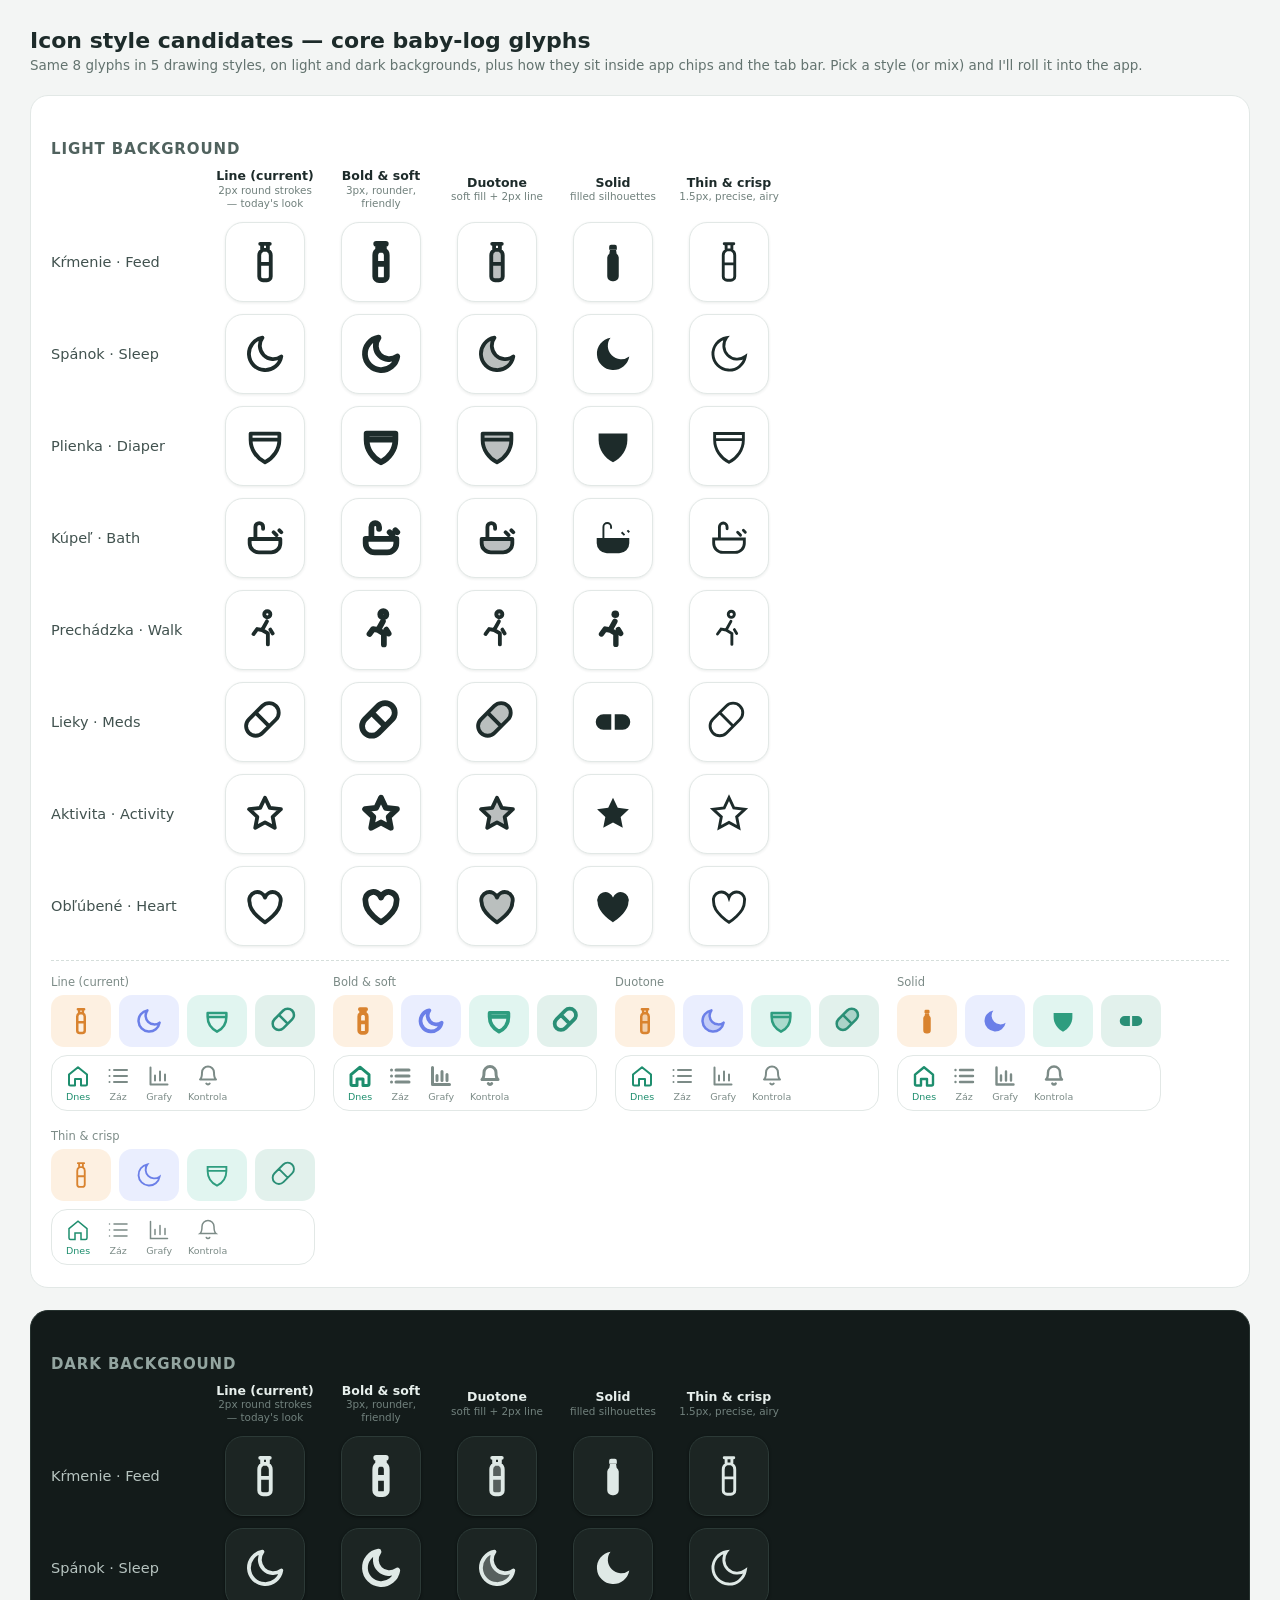
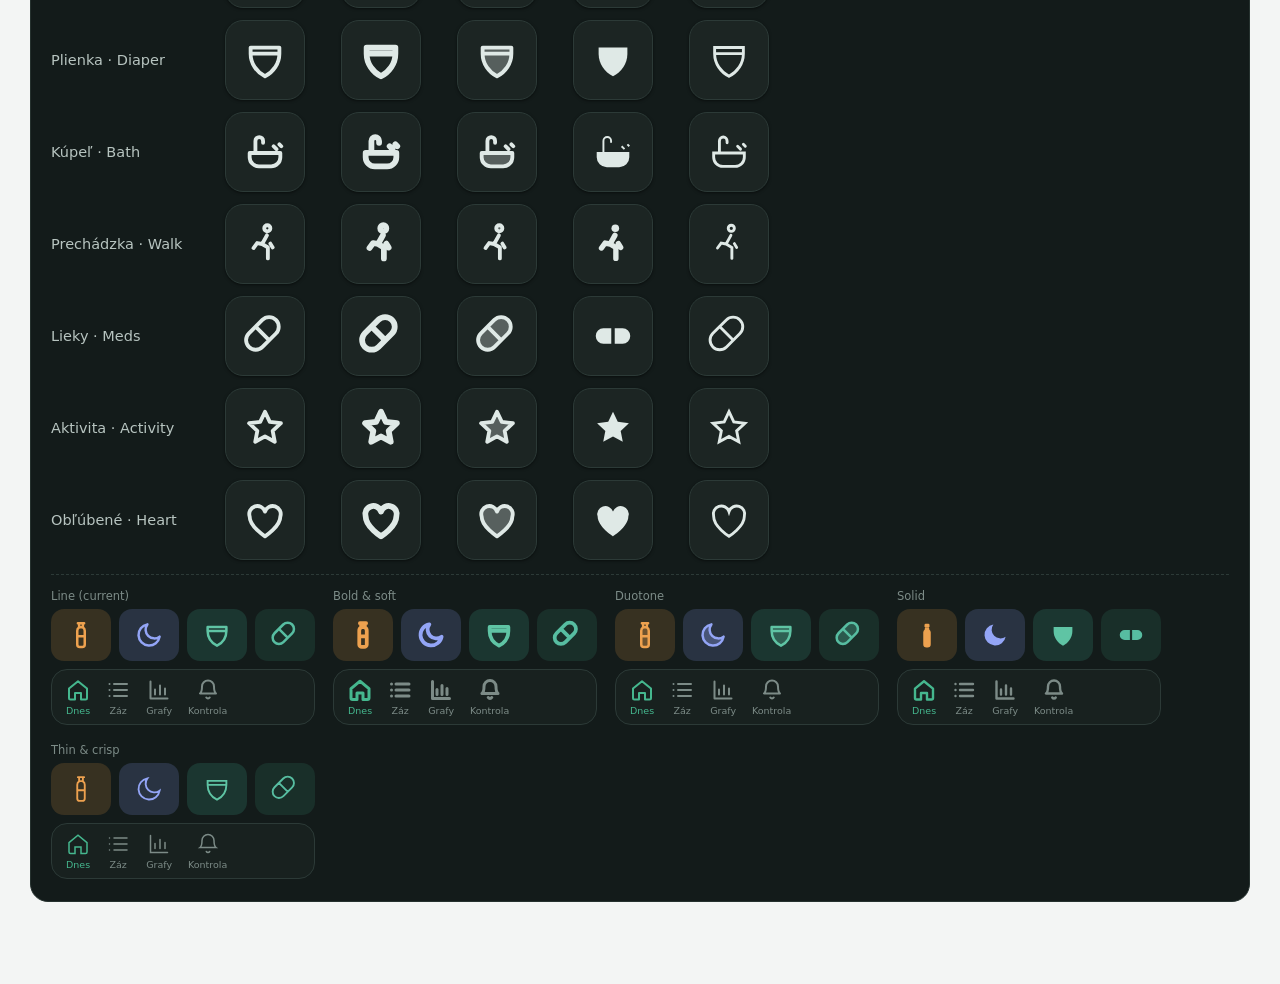
<file: tools/icon-gallery.html>
<!doctype html>
<html lang="en"><head><meta charset="utf-8">
<meta name="viewport" content="width=device-width, initial-scale=1">
<title>Icon style candidates — Denník mimi</title>
<style>
  :root { color-scheme: light dark; font-family: system-ui, -apple-system, "Segoe UI", sans-serif; }
  body { margin: 0; background: #f3f5f4; color: #1d2b2a; padding: 28px 30px 60px; }
  h1 { font-size: 22px; margin: 0 0 4px; }
  .sub { color: #63736f; font-size: 13.5px; margin-bottom: 22px; }
  h2 { font-size: 15px; margin: 26px 0 10px; text-transform: uppercase; letter-spacing: .06em; color: #50625e; }
  table { border-collapse: collapse; }
  th, td { padding: 8px 10px; }
  .grid { display: grid; grid-template-columns: 150px repeat(5, 104px); gap: 12px; align-items: center; }
  .gl { font-size: 14.5px; color: #41524f; text-align: left; }
  .colh { font-size: 12.5px; font-weight: 650; color: #1d2b2a; text-align: center; line-height: 1.25; }
  .colh small { display: block; font-weight: 400; color: #71817d; }
  .box { width: 78px; height: 78px; margin: 0 auto; border-radius: 18px; display: grid; place-items: center; }
  .theme-light .box { background: #fff; box-shadow: 0 1px 3px rgba(20,40,38,.09); border: 1px solid #e2e8e6; }
  .theme-dark .box { background: #1c2523; box-shadow: 0 1px 3px rgba(0,0,0,.5); border: 1px solid #2c3a37; color: #dfe9e6; }
  svg { display: block; }
  .section { border-radius: 18px; padding: 18px 20px 22px; margin-bottom: 22px; }
  .section.theme-light { background: #fff; border: 1px solid #e2e8e6; }
  .section.theme-dark { background: #131b1a; border: 1px solid #26322f; color: #dfe9e6; }
  .theme-dark h2 { color: #93a5a0; }
  .theme-dark .gl { color: #b7c4c0; }
  .theme-dark .colh { color: #e7efec; }
  /* in-app context mockups */
  .ctxrow { display: flex; gap: 18px; align-items: flex-end; flex-wrap: wrap; margin-top: 14px; padding-top: 14px; border-top: 1px dashed #d5dedb; }
  .theme-dark .ctxrow { border-top-color: #2c3a37; }
  .tiles { display: flex; gap: 8px; }
  .qtile { width: 60px; height: 52px; border-radius: 13px; display: grid; place-items: center; }
  .q-feed { background: rgba(240,160,70,.16); color: #d9832f; } .theme-dark .q-feed { color: #eda14f; }
  .q-sleep { background: rgba(140,160,250,.18); color: #6b7fe8; } .theme-dark .q-sleep { color: #93a5f6; }
  .q-diaper { background: rgba(70,190,160,.16); color: #2e9d7f; } .theme-dark .q-diaper { color: #5fc4a4; }
  .q-med { background: rgba(60,160,130,.15); color: #2a8f76; } .theme-dark .q-med { color: #57bda1; }
  .tabs-mini { display: flex; gap: 16px; padding: 8px 14px; border-radius: 16px; }
  .theme-light .tabs-mini { background: #fff; border: 1px solid #e2e8e6; }
  .theme-dark .tabs-mini { background: #18211f; border: 1px solid #2c3a37; }
  .tabs-mini span { display: grid; place-items: center; gap: 3px; font-size: 9.5px; color: #7c8b87; }
  .tabs-mini span.on { color: #1e8e6e; } .theme-dark .tabs-mini span.on { color: #45b78e; }
  .ctxlabel { font-size: 11.5px; color: #7c8b87; margin-bottom: 6px; }
</style></head>
<body>
<h1>Icon style candidates — core baby-log glyphs</h1>
<div class="sub">Same 8 glyphs in 5 drawing styles, on light and dark backgrounds, plus how they sit inside app chips and the tab bar. Pick a style (or mix) and I'll roll it into the app.</div>
<div id="app"></div>
<script>
const P = {
  bottle: "M9.5 2.5h5M10.5 2.5v3.2M13.5 2.5v3.2M9 8.6a3 3 0 0 1 1.5-2.7v-.2h3v.2A3 3 0 0 1 15 8.6v10.9a2 2 0 0 1-2 2h-2a2 2 0 0 1-2-2zM9 13h6",
  moon: "M20.5 13.3A8.5 8.5 0 1 1 10.7 3.5a7 7 0 0 0 9.8 9.8z",
  diaper: "M4.5 5.5h15v3.2c0 5.2-3.2 9.6-7.5 11.8C7.7 18.3 4.5 13.9 4.5 8.7zM4.5 8.7h15",
  bath: "M4 12.5h16v2.2a4.8 4.8 0 0 1-4.8 4.8H8.8A4.8 4.8 0 0 1 4 14.7zM7 12.5V6.2a2 2 0 0 1 4 0v1M16.5 9l1.5 1.5M19.5 8l1 1",
  walk: "M13.2 5.4a1.6 1.6 0 1 0 0-3.2 1.6 1.6 0 0 0 0 3.2zM13 7.5l-2.5 4.5 3 1.8v5.7M10.5 12l-2.6-.5-1.9 2.6M16 13.8l-1.2-2",
  pill: "M10.6 3.6 3.6 10.6a5 5 0 0 0 7.1 7.1l7-7a5 5 0 0 0-7.1-7.1zM7.1 7.1l7 7",
  star: "M12 3.5l2.5 5.3 5.8.7-4.3 4 1.1 5.7L12 16.4l-5.1 2.8 1.1-5.7-4.3-4 5.8-.7z",
  heart: "M12 20.5S4 15.5 4 10.2A4.2 4.2 0 0 1 12 7.6a4.2 4.2 0 0 1 8 2.6c0 5.3-8 10.3-8 10.3z",
  home: "M3 10.6 12 3.2l9 7.4V20a1.5 1.5 0 0 1-1.5 1.5H15V15H9v6.5H4.5A1.5 1.5 0 0 1 3 20z",
  list: "M8 6h13M8 12h13M8 18h13M3.5 6h.01M3.5 12h.01M3.5 18h.01",
  chart: "M3.5 3.5v17h17M8 16.5v-5M13 16.5v-9M18 16.5v-6",
  bell: "M18 8.5a6 6 0 1 0-12 0c0 5.5-2 7-2 7h16s-2-1.5-2-7M10.3 19.5a2 2 0 0 0 3.4 0",
  bulb: "M9.5 18.5h5M11 21.5h2M12 2.5a6.5 6.5 0 0 0-3.6 11.9c.7.5 1.1 1.3 1.1 2.1v.5h5v-.5c0-.8.4-1.6 1.1-2.1A6.5 6.5 0 0 0 12 2.5z",
};
// closed fill shapes for duotone underlays / solid variants
const FILL = {
  bottle: "M9 8.6a3 3 0 0 1 1.5-2.7v-.2h3v.2A3 3 0 0 1 15 8.6v10.9a2 2 0 0 1-2 2h-2a2 2 0 0 1-2-2z",
  moon: P.moon,
  diaper: "M4.5 5.5h15v3.2c0 5.2-3.2 9.6-7.5 11.8C7.7 18.3 4.5 13.9 4.5 8.7z",
  bath: "M4 12.5h16v2.2a4.8 4.8 0 0 1-4.8 4.8H8.8A4.8 4.8 0 0 1 4 14.7z",
  pill: "M10.6 3.6 3.6 10.6a5 5 0 0 0 7.1 7.1l7-7a5 5 0 0 0-7.1-7.1z",
  star: P.star,
  heart: P.heart,
};
const SOLID = {
  bottle: "M11 3h2a1 1 0 0 1 1 1v1.6h-4V4a1 1 0 0 1 1-1zM10.4 5.8h3.2l.3 1.9a3.1 3.1 0 0 1 1.1 2v9.7a2.6 2.6 0 0 1-2.6 2.6h-.8a2.6 2.6 0 0 1-2.6-2.6V9.7a3.1 3.1 0 0 1 1.1-2z",
  moon: P.moon,
  diaper: "M4.5 5.5h15v3.2c0 5.2-3.2 9.6-7.5 11.8C7.7 18.3 4.5 13.9 4.5 8.7z",
  bath: "M4 12.5h16v2.2a4.8 4.8 0 0 1-4.8 4.8H8.8A4.8 4.8 0 0 1 4 14.7z",
  pill: "M11.1 8H7a4 4 0 0 0 0 8h4.1zM12.9 8H17a4 4 0 0 1 0 8h-4.1z",
  star: P.star,
  heart: P.heart,
};
// glyphs needing stroke overlay even in solid (limbs, faucets)
const STROKE_OVER = { bath: true, walk: true };
const STYLES = [
  { name: "Line (current)", note: "2px round strokes — today's look", w: 2, cap: "round", join: "round" },
  { name: "Bold & soft", note: "3px, rounder, friendly", w: 3, cap: "round", join: "round" },
  { name: "Duotone", note: "soft fill + 2px line", w: 2, cap: "round", join: "round", duo: true },
  { name: "Solid", note: "filled silhouettes", solid: true },
  { name: "Thin & crisp", note: "1.5px, precise, airy", w: 1.5, cap: "round", join: "miter" },
];
const GLYPHS = [
  ["bottle", "Kŕmenie · Feed"], ["moon", "Spánok · Sleep"], ["diaper", "Plienka · Diaper"], ["bath", "Kúpeľ · Bath"],
  ["walk", "Prechádzka · Walk"], ["pill", "Lieky · Meds"], ["star", "Aktivita · Activity"], ["heart", "Obľúbené · Heart"],
];
function svg(name, st, size) {
  const s = size || 46;
  let inner = "";
  const strokeAttrs = `fill="none" stroke="currentColor" stroke-width="${st.w}" stroke-linecap="${st.cap}" stroke-linejoin="${st.join}"`;
  if (st.solid) {
    if (name === "walk") {
      inner += `<circle cx="13.2" cy="3.8" r="2" fill="currentColor"/><path d="M13 7.5l-2.5 4.5 3 1.8v5.7M10.5 12l-2.6-.5-1.9 2.6M16 13.8l-1.2-2" fill="none" stroke="currentColor" stroke-width="2.8" stroke-linecap="round" stroke-linejoin="round"/>`;
      return `<svg width="${s}" height="${s}" viewBox="0 0 24 24">${inner}</svg>`;
    }
    const f = SOLID[name];
    if (f) inner += `<path d="${f}" fill="currentColor" fill-rule="nonzero"/>`;
    else inner += `<path d="${P[name]}" fill="none" stroke="currentColor" stroke-width="2.4" stroke-linecap="round" stroke-linejoin="round"/>`;
    if (STROKE_OVER[name]) inner += `<path d="${P[name]}" ${strokeAttrs}/>`;
    return `<svg width="${s}" height="${s}" viewBox="0 0 24 24">${inner}</svg>`;
  }
  if (st.duo && FILL[name]) inner += `<path d="${FILL[name]}" fill="currentColor" opacity=".3" stroke="none"/>`;
  if (st.duo && name === "walk") inner += `<circle cx="13.2" cy="3.8" r="1.7" fill="currentColor" opacity=".3"/>`;
  inner += `<path d="${P[name]}" ${strokeAttrs}/>`;
  return `<svg width="${s}" height="${s}" viewBox="0 0 24 24">${inner}</svg>`;
}
function blockClean(theme) {
  let h = `<div class="section theme-${theme}"><h2>${theme === "light" ? "Light background" : "Dark background"}</h2><div class="grid"><div></div>`;
  for (const st of STYLES) h += `<div class="colh">${st.name}<small>${st.note}</small></div>`;
  for (const [g, label] of GLYPHS) {
    h += `<div class="gl">${label}</div>`;
    for (const st of STYLES) h += `<div class="box">${svg(g, st)}</div>`;
  }
  h += `</div><div class="ctxrow">`;
  for (const st of STYLES) {
    let tiles = "";
    for (const [g, cls] of [["bottle", "q-feed"], ["moon", "q-sleep"], ["diaper", "q-diaper"], ["pill", "q-med"]])
      tiles += `<div class="qtile ${cls}">${svg(g, st, 30)}</div>`;
    let tabs = "";
    for (const [g, lab] of [["home", "Dnes"], ["list", "Záz"], ["chart", "Grafy"], ["bell", "Kontrola"]])
      tabs += `<span class="${g === "home" ? "on" : ""}">${svg(g, st, 24)}${lab}</span>`;
    h += `<div><div class="ctxlabel">${st.name}</div><div class="tiles">${tiles}</div><div class="tabs-mini" style="margin-top:8px">${tabs}</div></div>`;
  }
  return h + "</div></div>";
}
document.getElementById("app").innerHTML = blockClean("light") + blockClean("dark");
</script>
</body></html>
</file>
